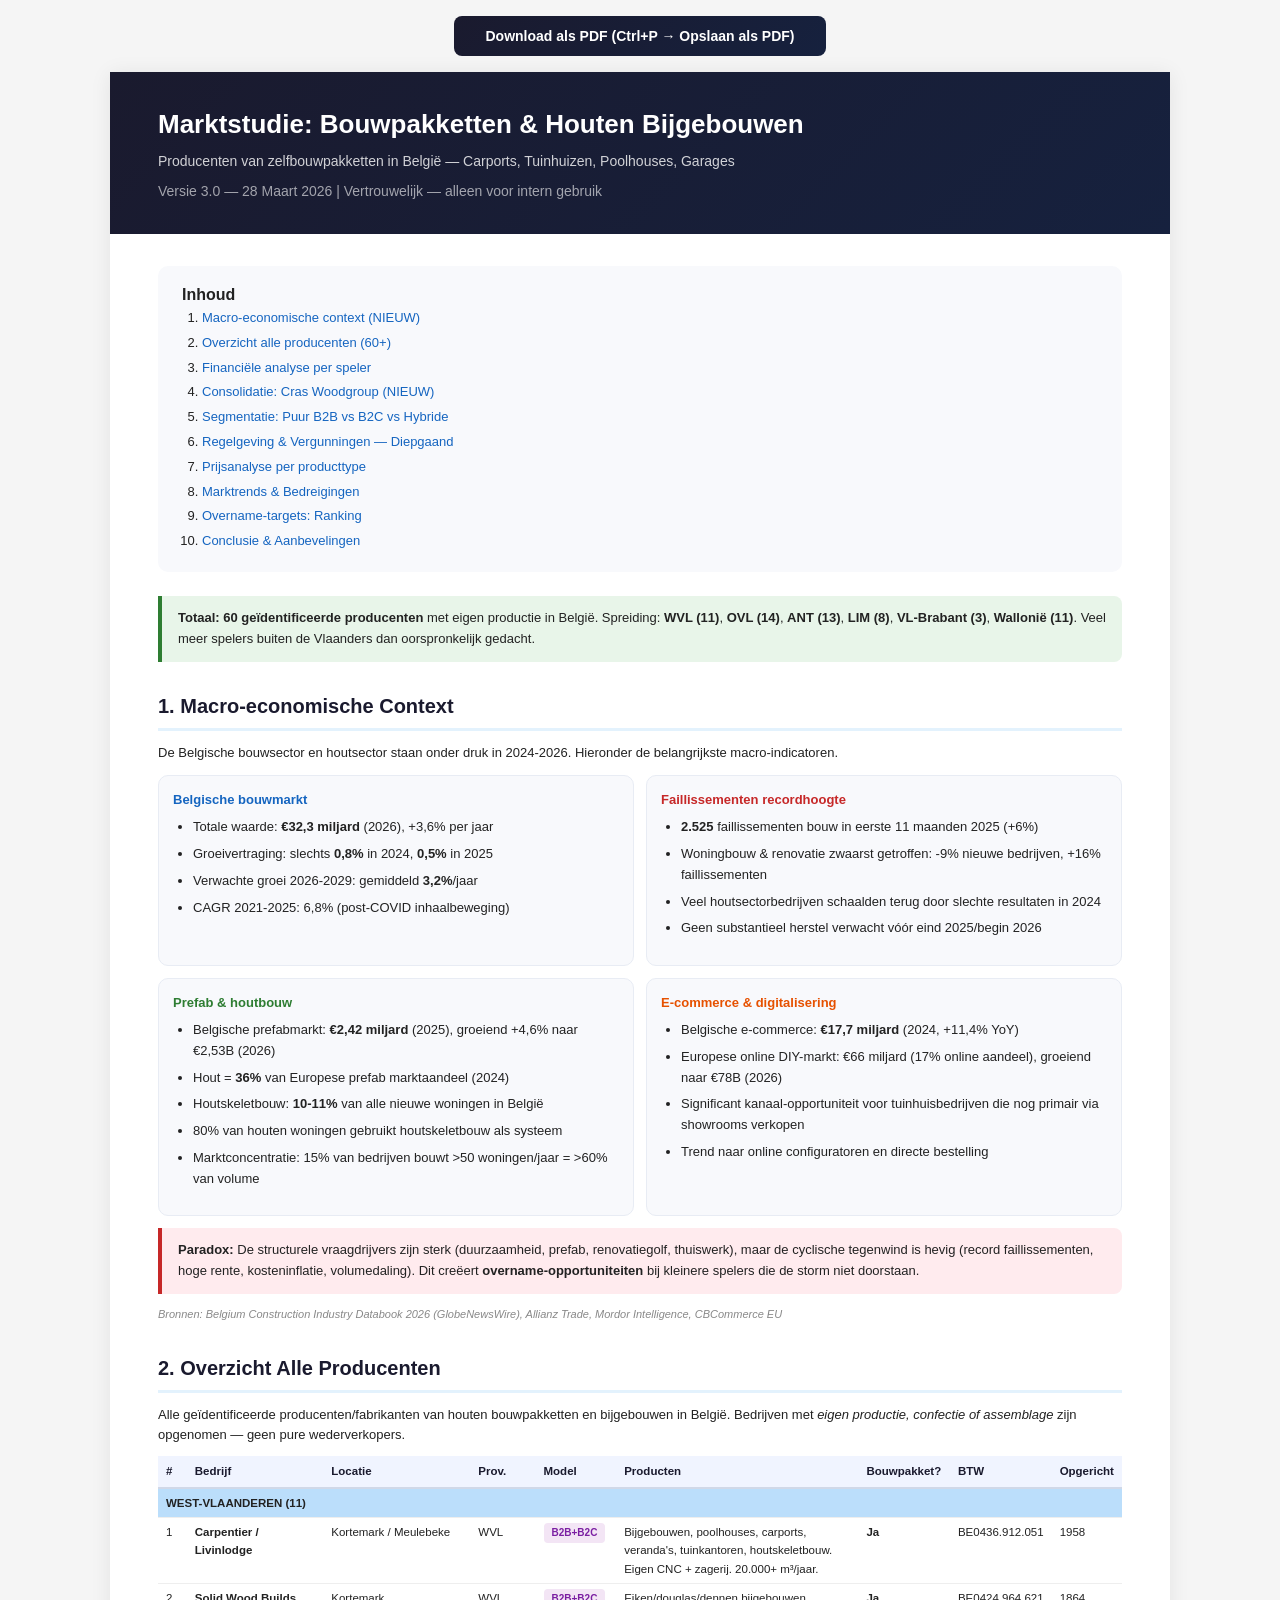
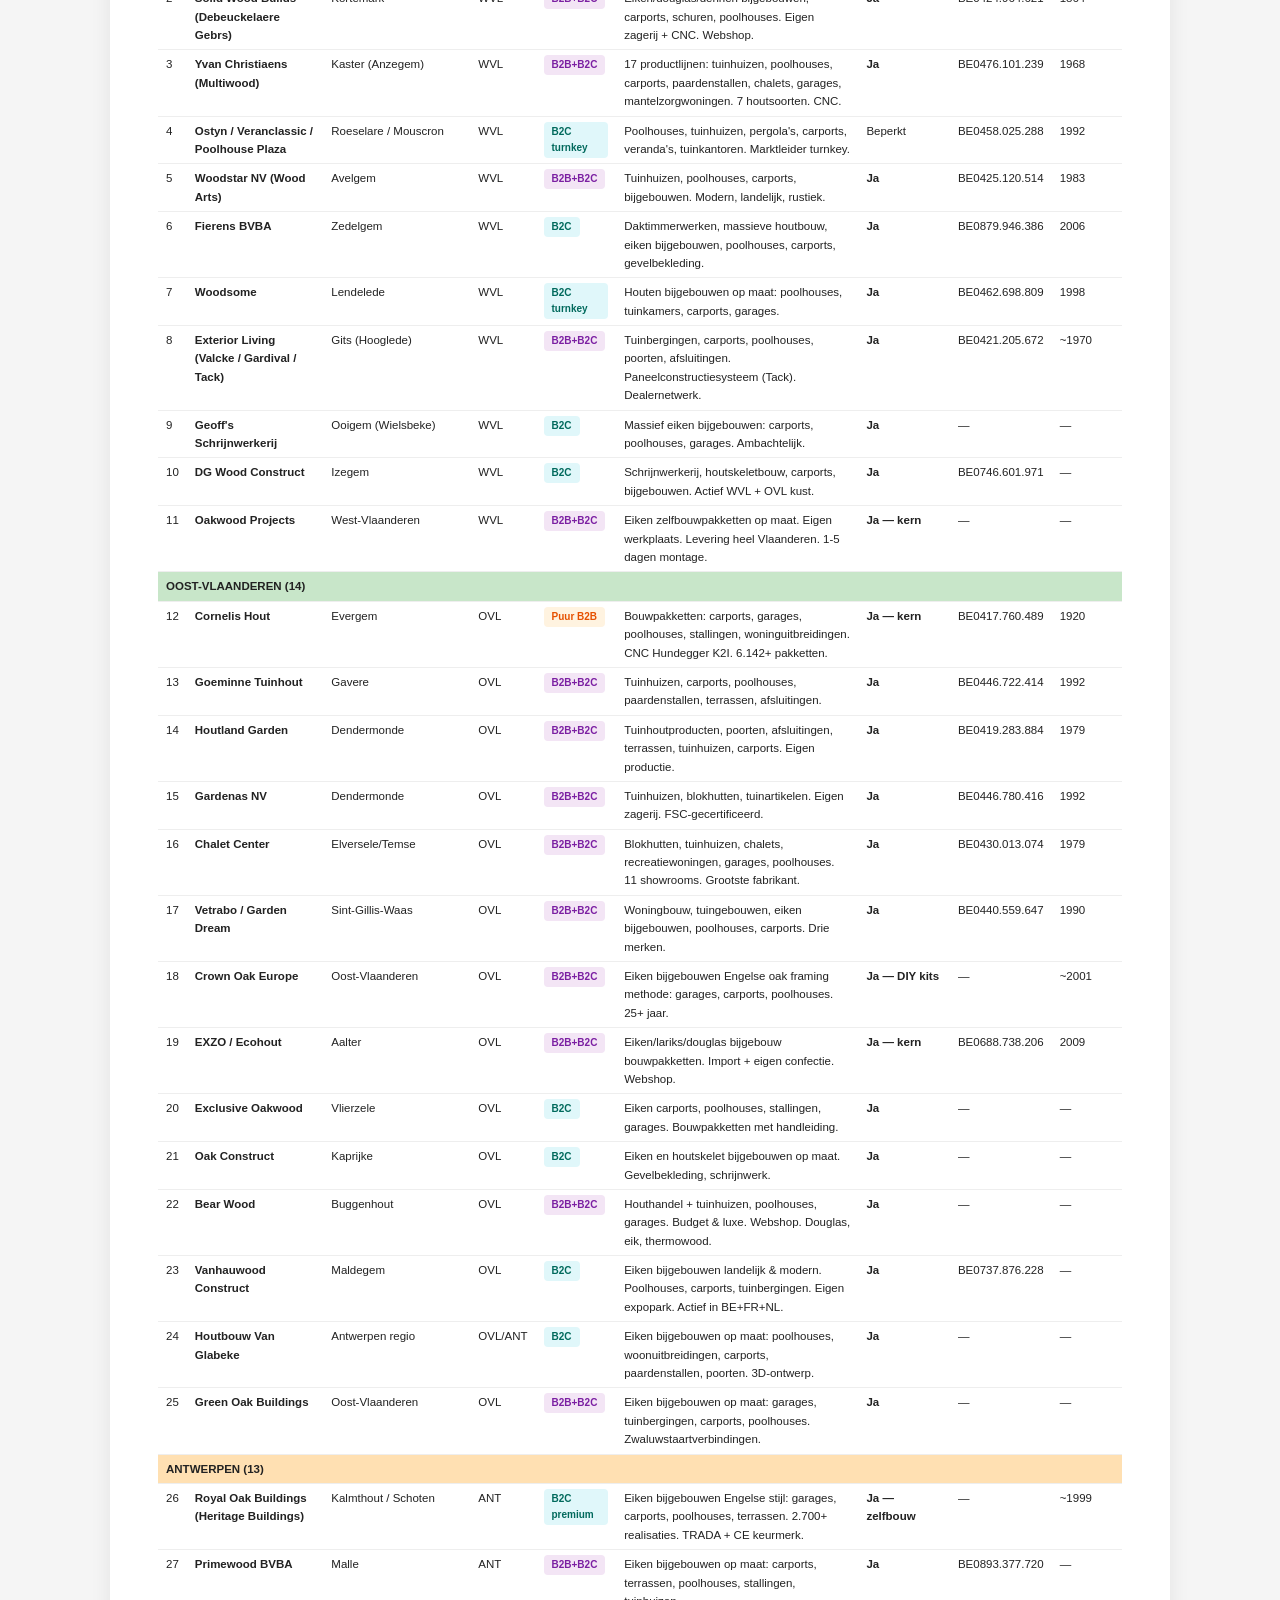
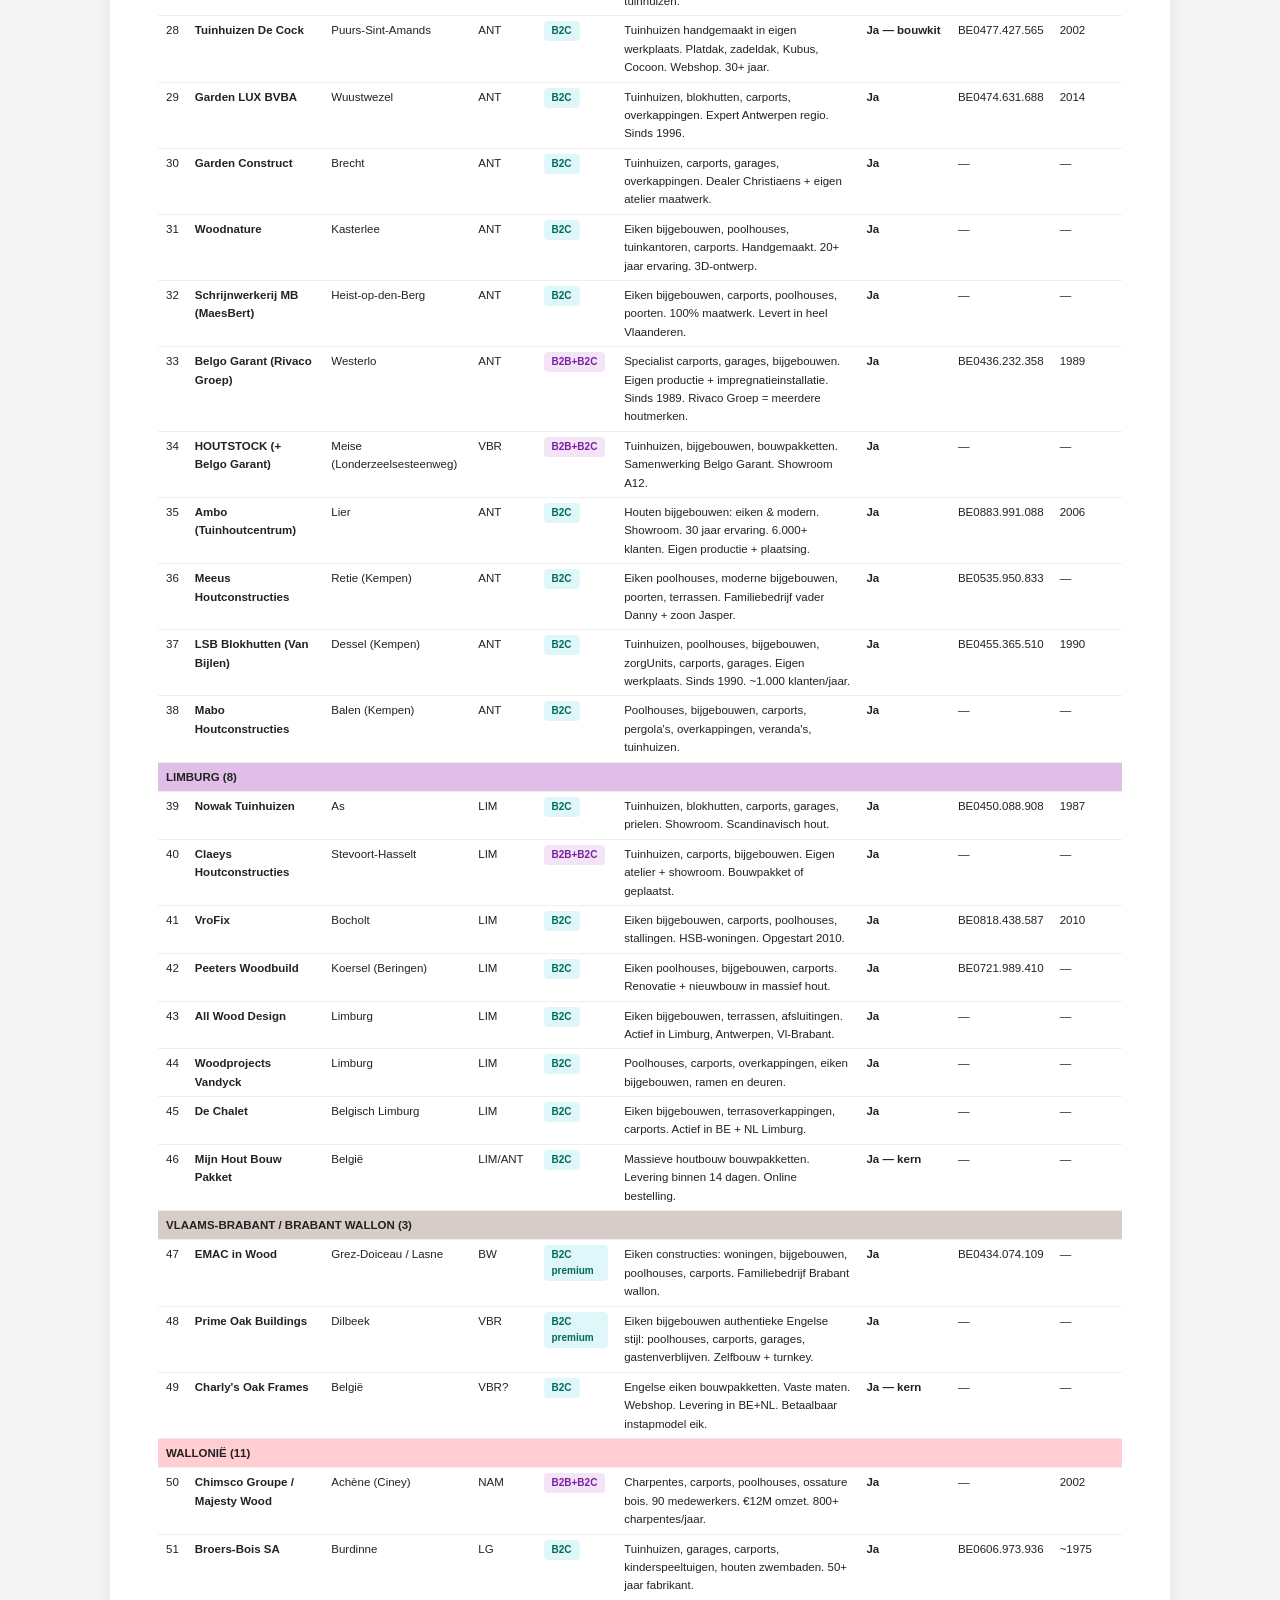
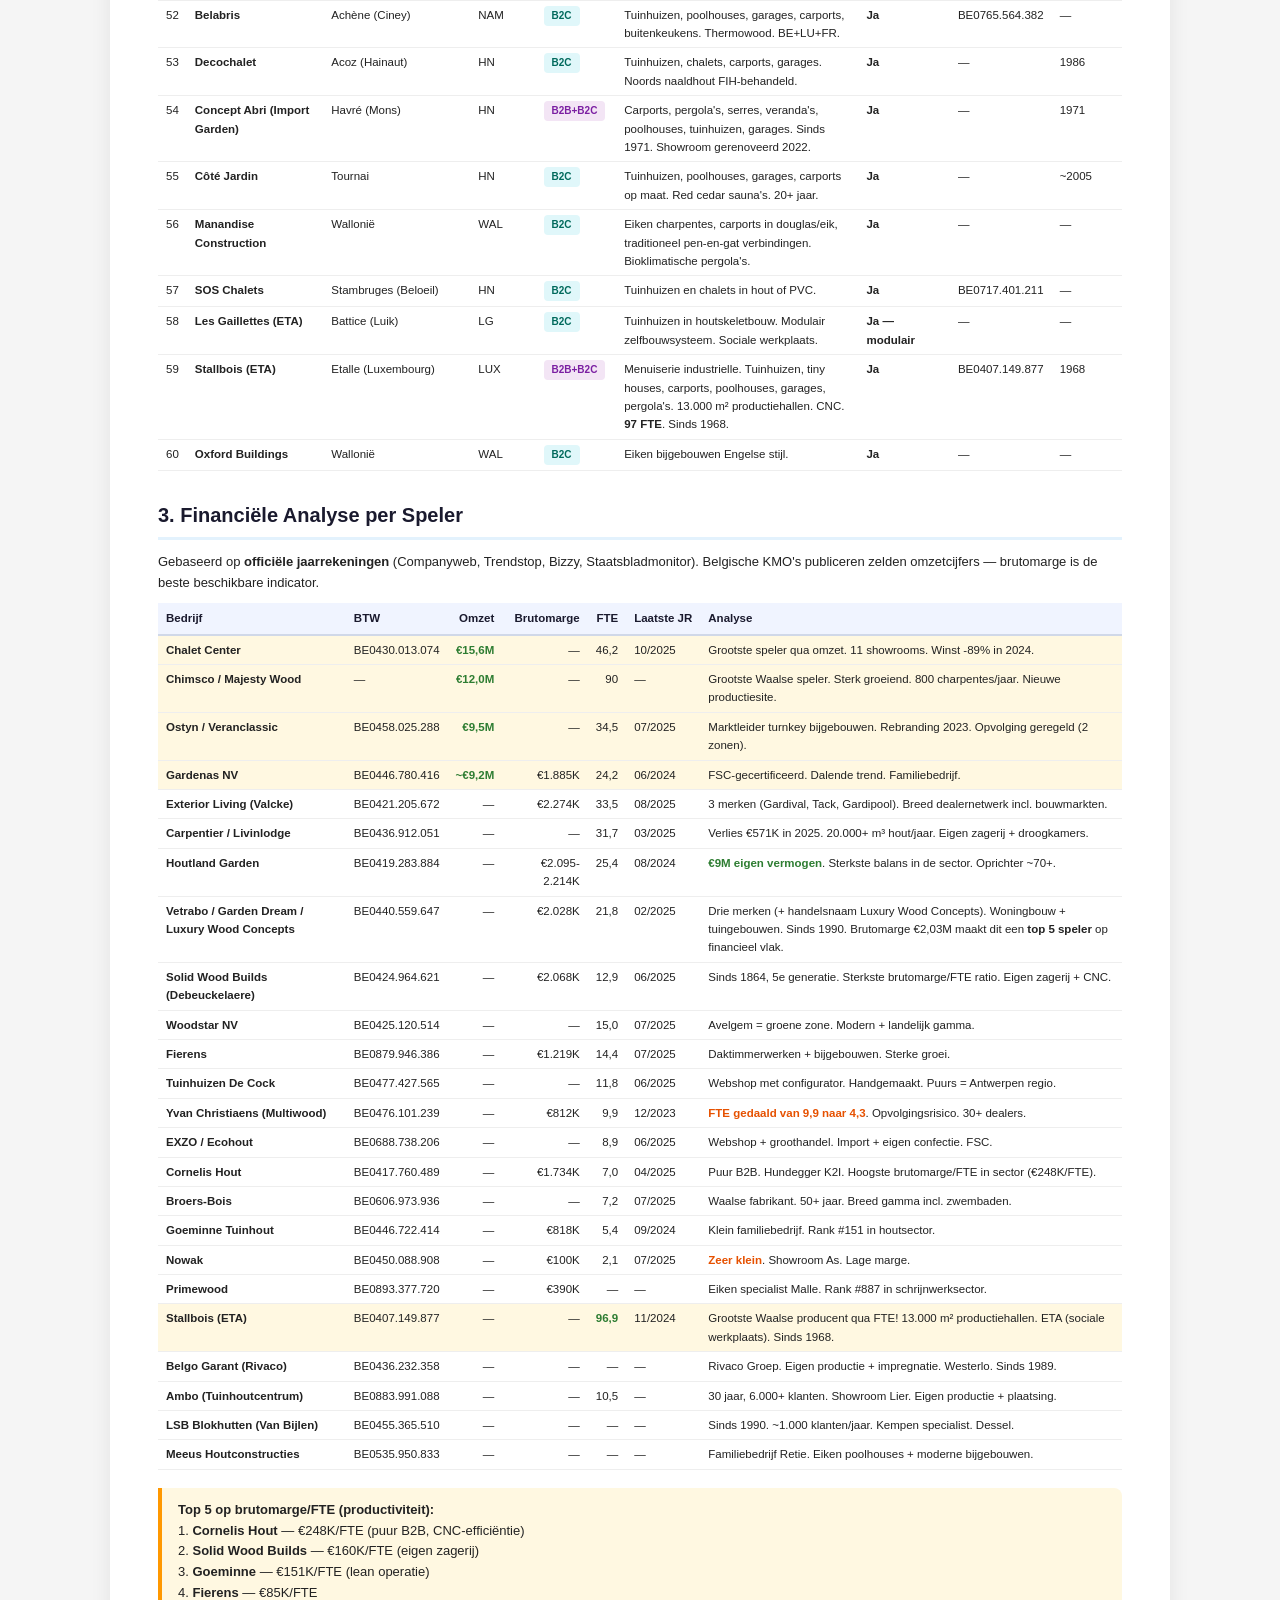
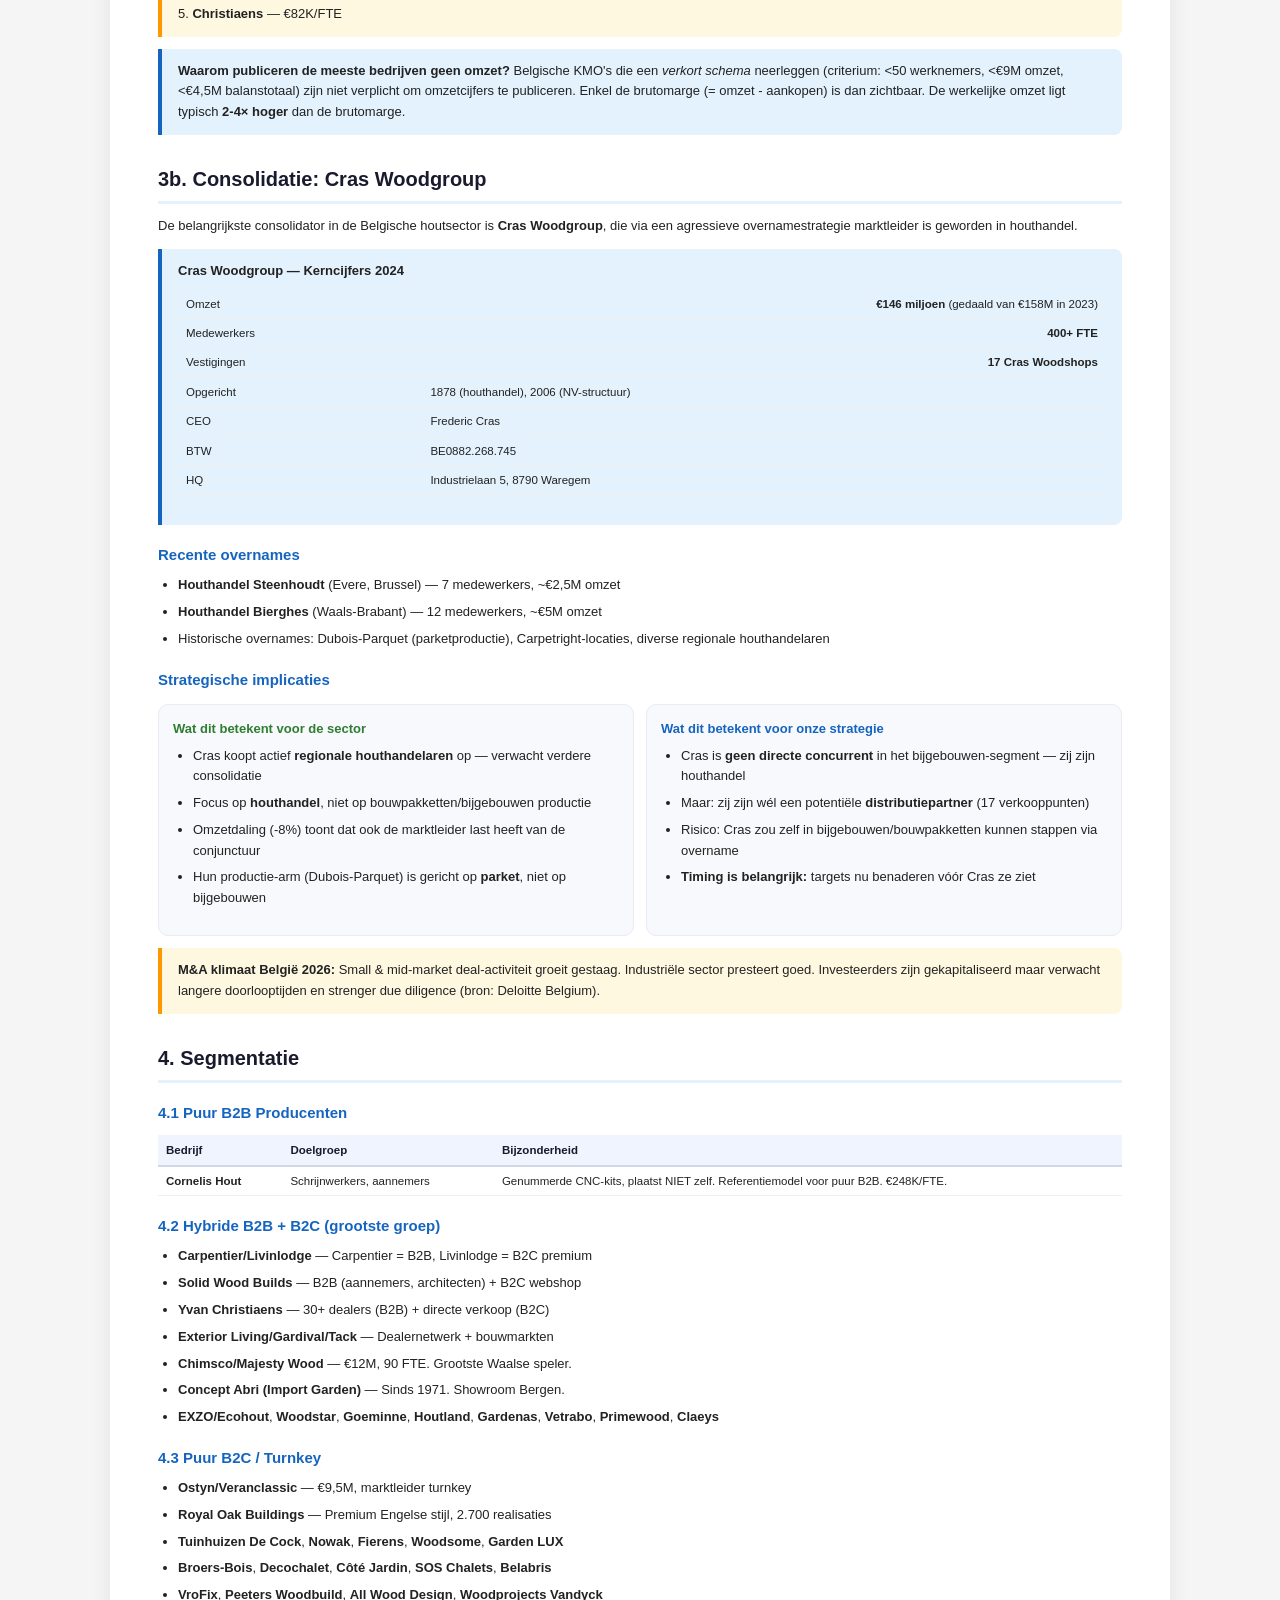
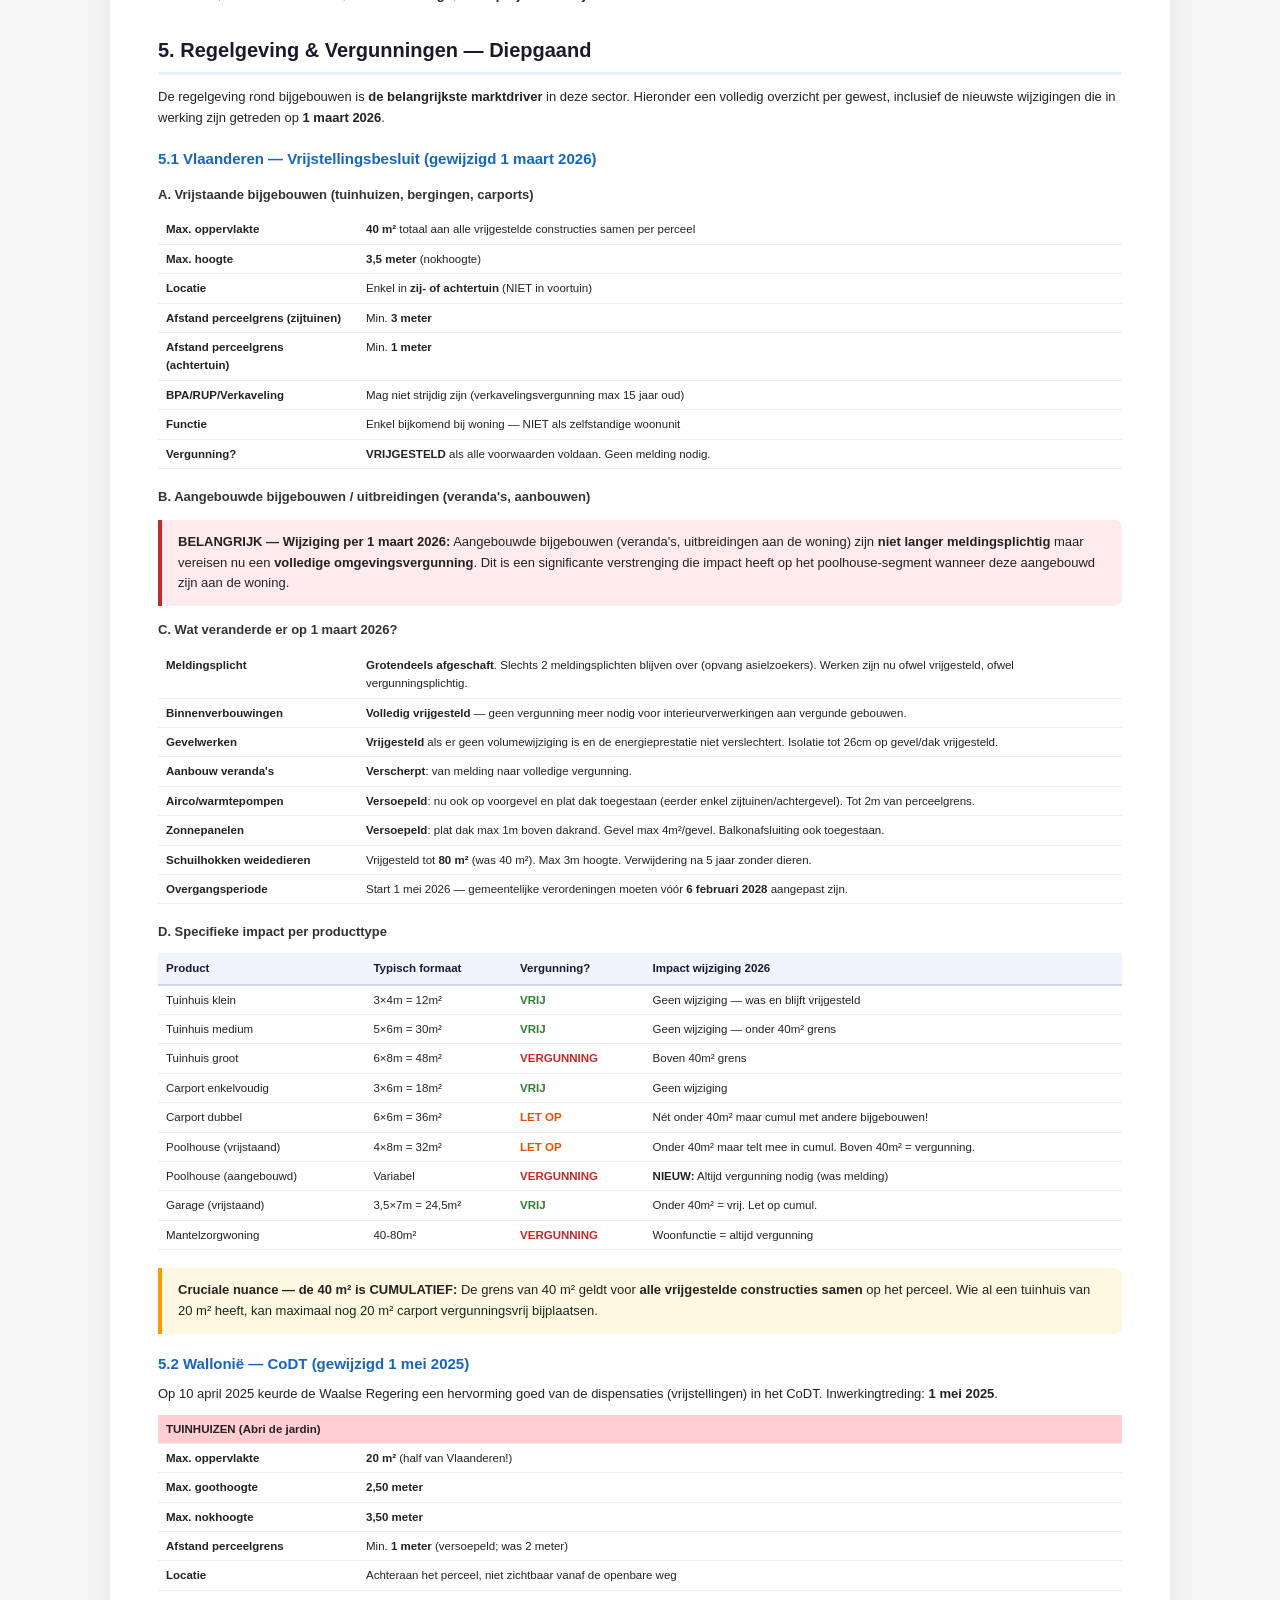
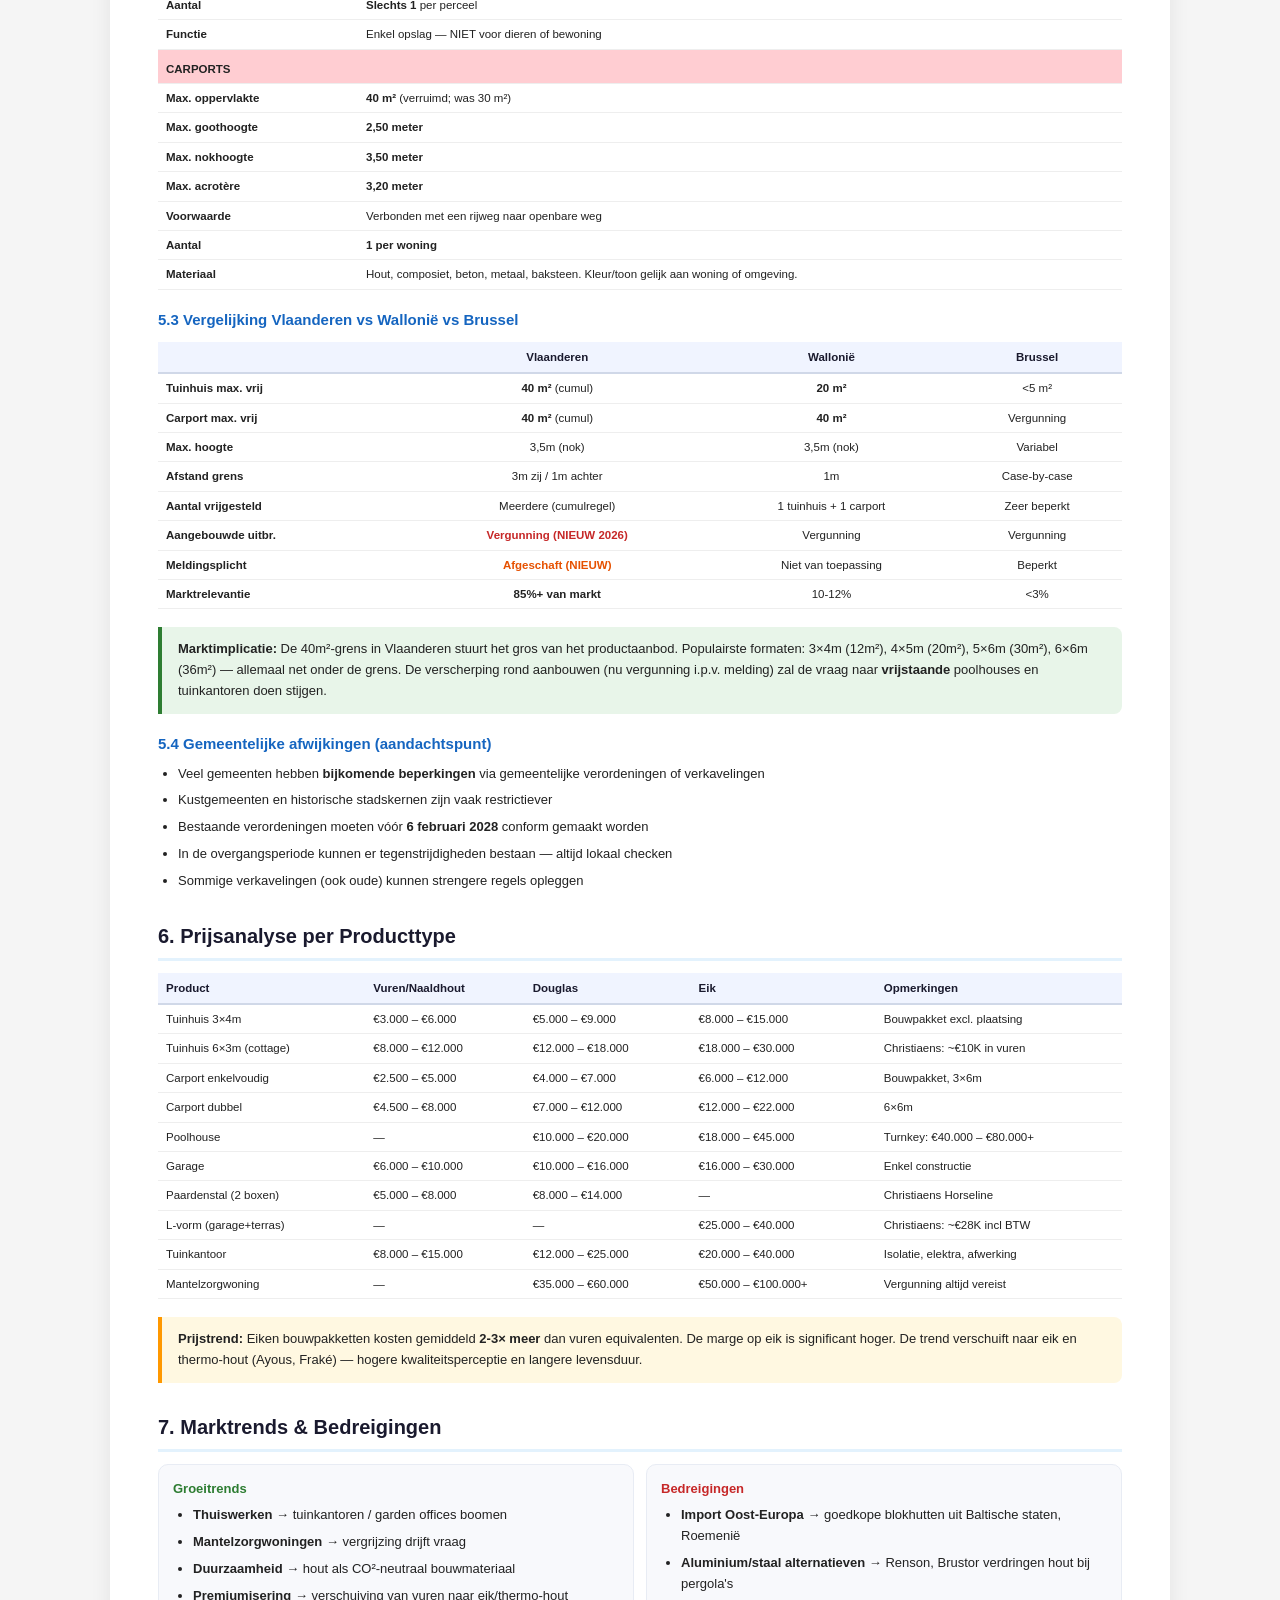
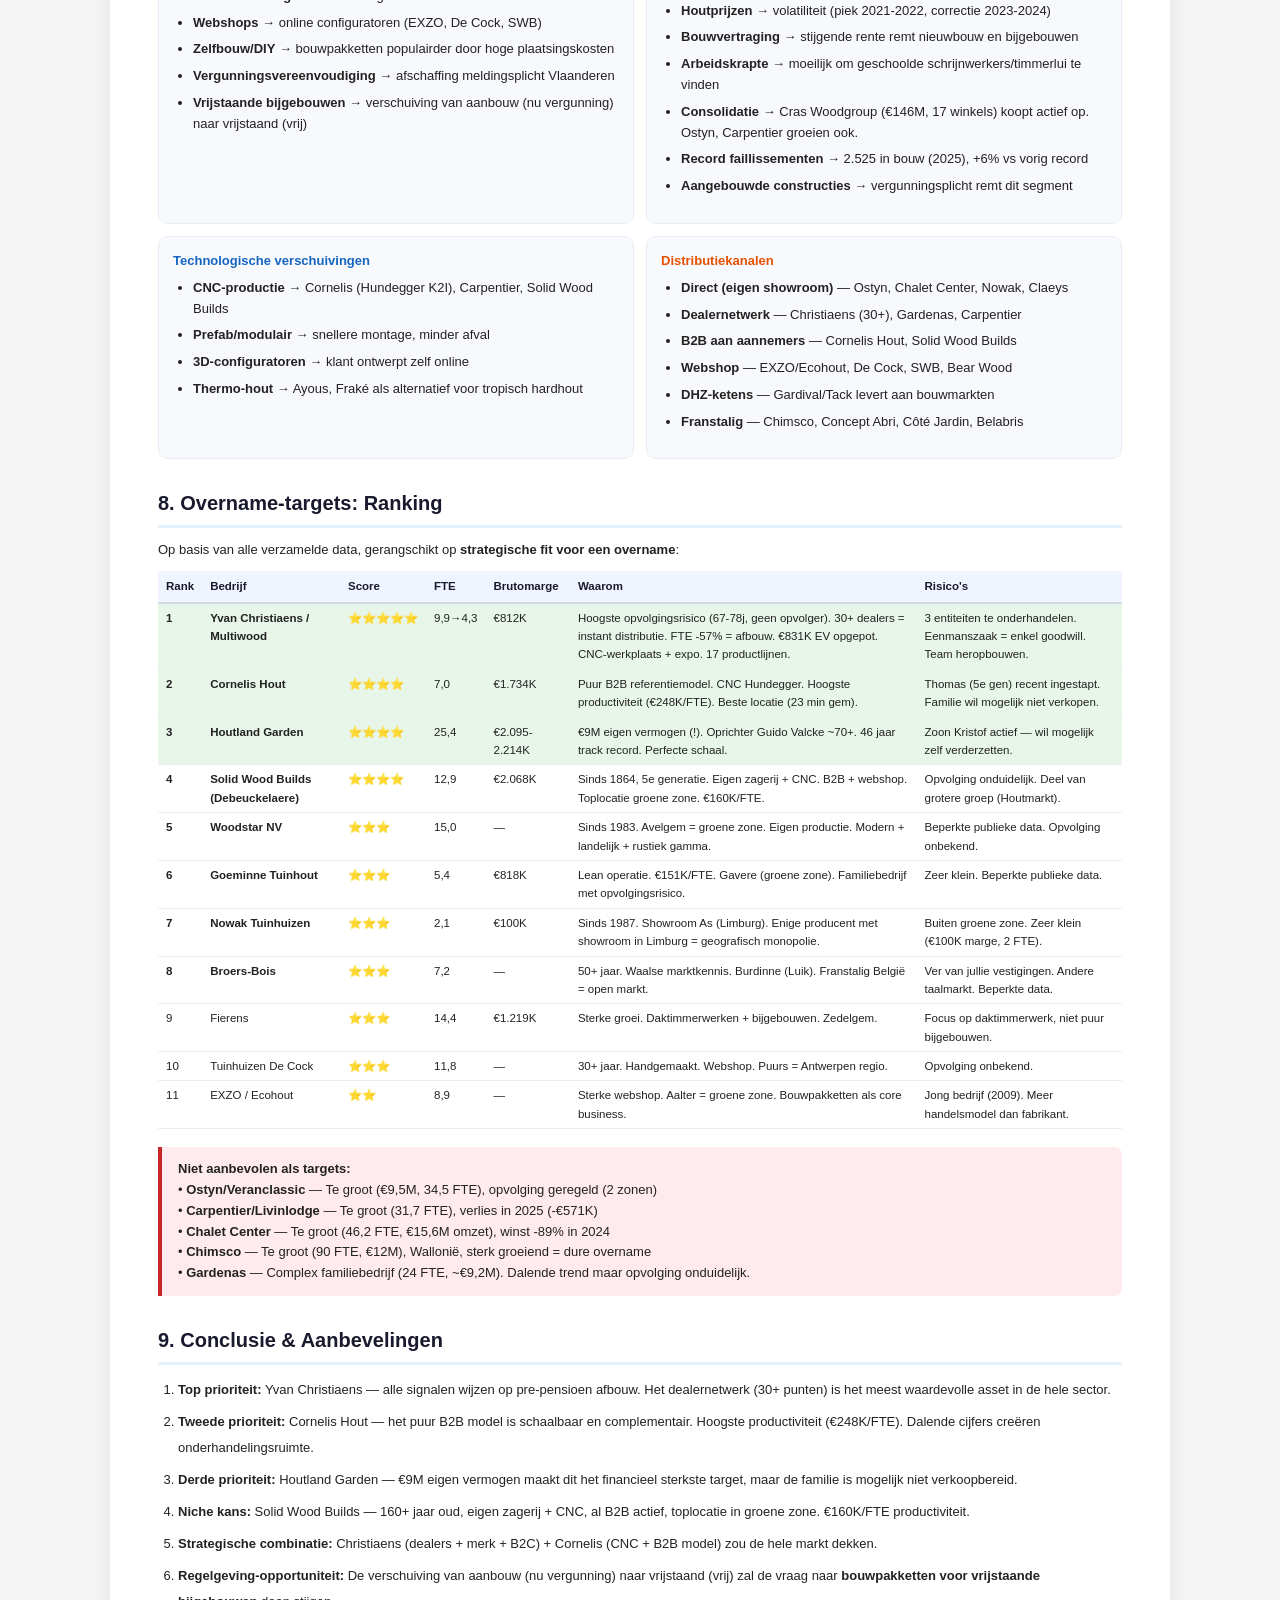
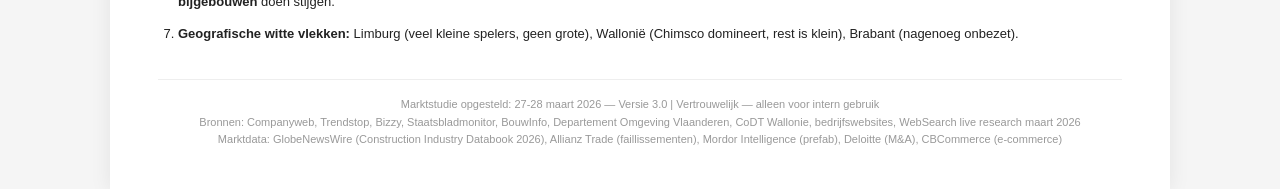
<file: docs/marktstudie-bouwpakketten-belgie.html>
<!DOCTYPE html>
<html lang="nl">
<head>
<meta charset="UTF-8">
<meta name="viewport" content="width=device-width, initial-scale=1.0">
<title>Marktstudie — Bouwpakketten & Houten Bijgebouwen België</title>
<style>
  @media print { body { font-size: 10pt; } .no-print { display: none !important; } .page-break { page-break-before: always; } table { page-break-inside: avoid; } }
  * { box-sizing: border-box; margin: 0; padding: 0; }
  body { font-family: 'Segoe UI', Arial, sans-serif; color: #222; background: #f5f5f5; line-height: 1.6; }
  .container { max-width: 1060px; margin: 0 auto; background: #fff; padding: 40px 48px; box-shadow: 0 2px 20px rgba(0,0,0,0.08); }
  .header-bar { background: linear-gradient(135deg, #1a1a2e, #16213e); color: #fff; padding: 32px 48px; margin: -40px -48px 32px; }
  .header-bar h1 { font-size: 26px; margin-bottom: 4px; }
  .header-bar .subtitle { font-size: 14px; opacity: 0.8; }
  h2 { font-size: 20px; color: #1a1a2e; margin: 28px 0 12px; padding-bottom: 6px; border-bottom: 3px solid #E3F2FD; }
  h3 { font-size: 15px; color: #1565C0; margin: 18px 0 8px; }
  h4 { font-size: 13px; color: #333; margin: 14px 0 6px; }
  p, li { font-size: 13px; margin-bottom: 6px; }
  ul { margin: 6px 0 12px 20px; }
  table { width: 100%; border-collapse: collapse; margin: 10px 0 18px; font-size: 11.5px; }
  th { background: #f0f4ff; text-align: left; padding: 6px 8px; font-weight: 700; color: #1a1a2e; border-bottom: 2px solid #d0d8e8; white-space: nowrap; }
  td { padding: 5px 8px; border-bottom: 1px solid #eee; vertical-align: top; }
  tr:hover { background: #fafbff; }
  .num { text-align: right; font-variant-numeric: tabular-nums; }
  .highlight { background: #FFF8E1; padding: 12px 16px; border-left: 4px solid #FF9800; border-radius: 0 8px 8px 0; margin: 12px 0; font-size: 13px; }
  .key-insight { background: #E8F5E9; padding: 12px 16px; border-left: 4px solid #2E7D32; border-radius: 0 8px 8px 0; margin: 12px 0; font-size: 13px; }
  .warning { background: #FFEBEE; padding: 12px 16px; border-left: 4px solid #c62828; border-radius: 0 8px 8px 0; margin: 12px 0; font-size: 13px; }
  .info { background: #E3F2FD; padding: 12px 16px; border-left: 4px solid #1565C0; border-radius: 0 8px 8px 0; margin: 12px 0; font-size: 13px; }
  .badge { display: inline-block; font-size: 10px; font-weight: 700; padding: 2px 8px; border-radius: 4px; }
  .b2b { background: #FFF3E0; color: #E65100; }
  .b2c { background: #E0F7FA; color: #00695C; }
  .both { background: #F3E5F5; color: #7B1FA2; }
  .card-grid { display: grid; grid-template-columns: 1fr 1fr; gap: 12px; margin: 12px 0; }
  .card-grid-3 { display: grid; grid-template-columns: 1fr 1fr 1fr; gap: 12px; margin: 12px 0; }
  .card { background: #f8f9fc; border: 1px solid #e8ecf4; border-radius: 10px; padding: 14px; }
  .card h4 { margin-top: 0; color: #1565C0; }
  .download-bar { text-align: center; padding: 16px; }
  .download-bar button { background: linear-gradient(135deg, #1a1a2e, #16213e); color: #fff; border: none; padding: 12px 32px; border-radius: 8px; font-size: 14px; font-weight: 600; cursor: pointer; }
  .footer { text-align: center; font-size: 11px; color: #999; margin-top: 32px; padding-top: 16px; border-top: 1px solid #eee; }
  .toc { background: #f8f9fc; padding: 16px 24px; border-radius: 10px; margin-bottom: 24px; }
  .toc a { color: #1565C0; text-decoration: none; font-size: 13px; }
  .toc a:hover { text-decoration: underline; }
  .toc ol { margin-left: 20px; }
  .toc li { margin-bottom: 4px; }
  .map-container { text-align: center; margin: 16px 0; }
  .map-container svg { max-width: 100%; }
  .fin-good { color: #2E7D32; font-weight: 600; }
  .fin-warn { color: #E65100; font-weight: 600; }
  .fin-bad { color: #c62828; font-weight: 600; }
  .regel-tabel td:first-child { font-weight: 600; width: 200px; }
  .compare-table th { text-align: center; }
  .compare-table td { text-align: center; }
  .compare-table td:first-child { text-align: left; font-weight: 600; }
</style>
</head>
<body>

<div class="download-bar no-print">
  <button onclick="window.print()">Download als PDF (Ctrl+P &rarr; Opslaan als PDF)</button>
</div>

<div class="container">
  <div class="header-bar">
    <h1>Marktstudie: Bouwpakketten & Houten Bijgebouwen</h1>
    <div class="subtitle">Producenten van zelfbouwpakketten in Belgi&euml; &mdash; Carports, Tuinhuizen, Poolhouses, Garages</div>
    <div class="subtitle" style="margin-top:8px;opacity:0.6">Versie 3.0 &mdash; 28 Maart 2026 | Vertrouwelijk &mdash; alleen voor intern gebruik</div>
  </div>

  <div class="toc">
    <strong>Inhoud</strong>
    <ol>
      <li><a href="#macro">Macro-economische context (NIEUW)</a></li>
      <li><a href="#spelers">Overzicht alle producenten (60+)</a></li>
      <li><a href="#financieel">Financi&euml;le analyse per speler</a></li>
      <li><a href="#consolidatie">Consolidatie: Cras Woodgroup (NIEUW)</a></li>
      <li><a href="#segmentatie">Segmentatie: Puur B2B vs B2C vs Hybride</a></li>
      <li><a href="#regelgeving">Regelgeving & Vergunningen &mdash; Diepgaand</a></li>
      <li><a href="#prijs">Prijsanalyse per producttype</a></li>
      <li><a href="#trends">Marktrends & Bedreigingen</a></li>
      <li><a href="#targets">Overname-targets: Ranking</a></li>
      <li><a href="#conclusie">Conclusie & Aanbevelingen</a></li>
    </ol>
  </div>

  <div class="key-insight">
    <strong>Totaal: 60 ge&iuml;dentificeerde producenten</strong> met eigen productie in Belgi&euml;. Spreiding: <strong>WVL (11)</strong>, <strong>OVL (14)</strong>, <strong>ANT (13)</strong>, <strong>LIM (8)</strong>, <strong>VL-Brabant (3)</strong>, <strong>Walloni&euml; (11)</strong>. Veel meer spelers buiten de Vlaanders dan oorspronkelijk gedacht.
  </div>

  <!-- ════════════════════════════════════════════════ -->
  <h2 id="macro" class="page-break">1. Macro-economische Context</h2>

  <p>De Belgische bouwsector en houtsector staan onder druk in 2024-2026. Hieronder de belangrijkste macro-indicatoren.</p>

  <div class="card-grid">
    <div class="card">
      <h4 style="color:#1565C0">Belgische bouwmarkt</h4>
      <ul>
        <li>Totale waarde: <strong>&euro;32,3 miljard</strong> (2026), +3,6% per jaar</li>
        <li>Groeivertraging: slechts <strong>0,8%</strong> in 2024, <strong>0,5%</strong> in 2025</li>
        <li>Verwachte groei 2026-2029: gemiddeld <strong>3,2%</strong>/jaar</li>
        <li>CAGR 2021-2025: 6,8% (post-COVID inhaalbeweging)</li>
      </ul>
    </div>
    <div class="card">
      <h4 style="color:#c62828">Faillissementen recordhoogte</h4>
      <ul>
        <li><strong>2.525</strong> faillissementen bouw in eerste 11 maanden 2025 (+6%)</li>
        <li>Woningbouw &amp; renovatie zwaarst getroffen: -9% nieuwe bedrijven, +16% faillissementen</li>
        <li>Veel houtsectorbedrijven schaalden terug door slechte resultaten in 2024</li>
        <li>Geen substantieel herstel verwacht v&oacute;&oacute;r eind 2025/begin 2026</li>
      </ul>
    </div>
    <div class="card">
      <h4 style="color:#2E7D32">Prefab &amp; houtbouw</h4>
      <ul>
        <li>Belgische prefabmarkt: <strong>&euro;2,42 miljard</strong> (2025), groeiend +4,6% naar &euro;2,53B (2026)</li>
        <li>Hout = <strong>36%</strong> van Europese prefab marktaandeel (2024)</li>
        <li>Houtskeletbouw: <strong>10-11%</strong> van alle nieuwe woningen in Belgi&euml;</li>
        <li>80% van houten woningen gebruikt houtskeletbouw als systeem</li>
        <li>Marktconcentratie: 15% van bedrijven bouwt &gt;50 woningen/jaar = &gt;60% van volume</li>
      </ul>
    </div>
    <div class="card">
      <h4 style="color:#E65100">E-commerce &amp; digitalisering</h4>
      <ul>
        <li>Belgische e-commerce: <strong>&euro;17,7 miljard</strong> (2024, +11,4% YoY)</li>
        <li>Europese online DIY-markt: &euro;66 miljard (17% online aandeel), groeiend naar &euro;78B (2026)</li>
        <li>Significant kanaal-opportuniteit voor tuinhuisbedrijven die nog primair via showrooms verkopen</li>
        <li>Trend naar online configuratoren en directe bestelling</li>
      </ul>
    </div>
  </div>

  <div class="warning">
    <strong>Paradox:</strong> De structurele vraagdrijvers zijn sterk (duurzaamheid, prefab, renovatiegolf, thuiswerk), maar de cyclische tegenwind is hevig (record faillissementen, hoge rente, kosteninflatie, volumedaling). Dit cre&euml;ert <strong>overname-opportuniteiten</strong> bij kleinere spelers die de storm niet doorstaan.
  </div>

  <p style="font-size:11px;color:#888"><em>Bronnen: Belgium Construction Industry Databook 2026 (GlobeNewsWire), Allianz Trade, Mordor Intelligence, CBCommerce EU</em></p>

  <!-- ════════════════════════════════════════════════ -->
  <h2 id="spelers" class="page-break">2. Overzicht Alle Producenten</h2>

  <p>Alle ge&iuml;dentificeerde producenten/fabrikanten van houten bouwpakketten en bijgebouwen in Belgi&euml;. Bedrijven met <em>eigen productie, confectie of assemblage</em> zijn opgenomen &mdash; geen pure wederverkopers.</p>

  <table>
    <thead>
      <tr>
        <th>#</th><th>Bedrijf</th><th>Locatie</th><th>Prov.</th><th>Model</th><th>Producten</th><th>Bouwpakket?</th><th>BTW</th><th>Opgericht</th>
      </tr>
    </thead>
    <tbody>
      <!-- WEST-VLAANDEREN -->
      <tr style="background:#BBDEFB"><td colspan="9"><strong>WEST-VLAANDEREN (11)</strong></td></tr>
      <tr><td>1</td><td><strong>Carpentier / Livinlodge</strong></td><td>Kortemark / Meulebeke</td><td>WVL</td><td><span class="badge both">B2B+B2C</span></td><td>Bijgebouwen, poolhouses, carports, veranda's, tuinkantoren, houtskeletbouw. Eigen CNC + zagerij. 20.000+ m&sup3;/jaar.</td><td><strong>Ja</strong></td><td>BE0436.912.051</td><td>1958</td></tr>
      <tr><td>2</td><td><strong>Solid Wood Builds (Debeuckelaere Gebrs)</strong></td><td>Kortemark</td><td>WVL</td><td><span class="badge both">B2B+B2C</span></td><td>Eiken/douglas/dennen bijgebouwen, carports, schuren, poolhouses. Eigen zagerij + CNC. Webshop.</td><td><strong>Ja</strong></td><td>BE0424.964.621</td><td>1864</td></tr>
      <tr><td>3</td><td><strong>Yvan Christiaens (Multiwood)</strong></td><td>Kaster (Anzegem)</td><td>WVL</td><td><span class="badge both">B2B+B2C</span></td><td>17 productlijnen: tuinhuizen, poolhouses, carports, paardenstallen, chalets, garages, mantelzorgwoningen. 7 houtsoorten. CNC.</td><td><strong>Ja</strong></td><td>BE0476.101.239</td><td>1968</td></tr>
      <tr><td>4</td><td><strong>Ostyn / Veranclassic / Poolhouse Plaza</strong></td><td>Roeselare / Mouscron</td><td>WVL</td><td><span class="badge b2c">B2C turnkey</span></td><td>Poolhouses, tuinhuizen, pergola's, carports, veranda's, tuinkantoren. Marktleider turnkey.</td><td>Beperkt</td><td>BE0458.025.288</td><td>1992</td></tr>
      <tr><td>5</td><td><strong>Woodstar NV (Wood Arts)</strong></td><td>Avelgem</td><td>WVL</td><td><span class="badge both">B2B+B2C</span></td><td>Tuinhuizen, poolhouses, carports, bijgebouwen. Modern, landelijk, rustiek.</td><td><strong>Ja</strong></td><td>BE0425.120.514</td><td>1983</td></tr>
      <tr><td>6</td><td><strong>Fierens BVBA</strong></td><td>Zedelgem</td><td>WVL</td><td><span class="badge b2c">B2C</span></td><td>Daktimmerwerken, massieve houtbouw, eiken bijgebouwen, poolhouses, carports, gevelbekleding.</td><td><strong>Ja</strong></td><td>BE0879.946.386</td><td>2006</td></tr>
      <tr><td>7</td><td><strong>Woodsome</strong></td><td>Lendelede</td><td>WVL</td><td><span class="badge b2c">B2C turnkey</span></td><td>Houten bijgebouwen op maat: poolhouses, tuinkamers, carports, garages.</td><td><strong>Ja</strong></td><td>BE0462.698.809</td><td>1998</td></tr>
      <tr><td>8</td><td><strong>Exterior Living (Valcke / Gardival / Tack)</strong></td><td>Gits (Hooglede)</td><td>WVL</td><td><span class="badge both">B2B+B2C</span></td><td>Tuinbergingen, carports, poolhouses, poorten, afsluitingen. Paneelconstructiesysteem (Tack). Dealernetwerk.</td><td><strong>Ja</strong></td><td>BE0421.205.672</td><td>~1970</td></tr>
      <tr><td>9</td><td><strong>Geoff's Schrijnwerkerij</strong></td><td>Ooigem (Wielsbeke)</td><td>WVL</td><td><span class="badge b2c">B2C</span></td><td>Massief eiken bijgebouwen: carports, poolhouses, garages. Ambachtelijk.</td><td><strong>Ja</strong></td><td>&mdash;</td><td>&mdash;</td></tr>
      <tr><td>10</td><td><strong>DG Wood Construct</strong></td><td>Izegem</td><td>WVL</td><td><span class="badge b2c">B2C</span></td><td>Schrijnwerkerij, houtskeletbouw, carports, bijgebouwen. Actief WVL + OVL kust.</td><td><strong>Ja</strong></td><td>BE0746.601.971</td><td>&mdash;</td></tr>
      <tr><td>11</td><td><strong>Oakwood Projects</strong></td><td>West-Vlaanderen</td><td>WVL</td><td><span class="badge both">B2B+B2C</span></td><td>Eiken zelfbouwpakketten op maat. Eigen werkplaats. Levering heel Vlaanderen. 1-5 dagen montage.</td><td><strong>Ja &mdash; kern</strong></td><td>&mdash;</td><td>&mdash;</td></tr>

      <!-- OOST-VLAANDEREN -->
      <tr style="background:#C8E6C9"><td colspan="9"><strong>OOST-VLAANDEREN (14)</strong></td></tr>
      <tr><td>12</td><td><strong>Cornelis Hout</strong></td><td>Evergem</td><td>OVL</td><td><span class="badge b2b">Puur B2B</span></td><td>Bouwpakketten: carports, garages, poolhouses, stallingen, woninguitbreidingen. CNC Hundegger K2I. 6.142+ pakketten.</td><td><strong>Ja &mdash; kern</strong></td><td>BE0417.760.489</td><td>1920</td></tr>
      <tr><td>13</td><td><strong>Goeminne Tuinhout</strong></td><td>Gavere</td><td>OVL</td><td><span class="badge both">B2B+B2C</span></td><td>Tuinhuizen, carports, poolhouses, paardenstallen, terrassen, afsluitingen.</td><td><strong>Ja</strong></td><td>BE0446.722.414</td><td>1992</td></tr>
      <tr><td>14</td><td><strong>Houtland Garden</strong></td><td>Dendermonde</td><td>OVL</td><td><span class="badge both">B2B+B2C</span></td><td>Tuinhoutproducten, poorten, afsluitingen, terrassen, tuinhuizen, carports. Eigen productie.</td><td><strong>Ja</strong></td><td>BE0419.283.884</td><td>1979</td></tr>
      <tr><td>15</td><td><strong>Gardenas NV</strong></td><td>Dendermonde</td><td>OVL</td><td><span class="badge both">B2B+B2C</span></td><td>Tuinhuizen, blokhutten, tuinartikelen. Eigen zagerij. FSC-gecertificeerd.</td><td><strong>Ja</strong></td><td>BE0446.780.416</td><td>1992</td></tr>
      <tr><td>16</td><td><strong>Chalet Center</strong></td><td>Elversele/Temse</td><td>OVL</td><td><span class="badge both">B2B+B2C</span></td><td>Blokhutten, tuinhuizen, chalets, recreatiewoningen, garages, poolhouses. 11 showrooms. Grootste fabrikant.</td><td><strong>Ja</strong></td><td>BE0430.013.074</td><td>1979</td></tr>
      <tr><td>17</td><td><strong>Vetrabo / Garden Dream</strong></td><td>Sint-Gillis-Waas</td><td>OVL</td><td><span class="badge both">B2B+B2C</span></td><td>Woningbouw, tuingebouwen, eiken bijgebouwen, poolhouses, carports. Drie merken.</td><td><strong>Ja</strong></td><td>BE0440.559.647</td><td>1990</td></tr>
      <tr><td>18</td><td><strong>Crown Oak Europe</strong></td><td>Oost-Vlaanderen</td><td>OVL</td><td><span class="badge both">B2B+B2C</span></td><td>Eiken bijgebouwen Engelse oak framing methode: garages, carports, poolhouses. 25+ jaar.</td><td><strong>Ja &mdash; DIY kits</strong></td><td>&mdash;</td><td>~2001</td></tr>
      <tr><td>19</td><td><strong>EXZO / Ecohout</strong></td><td>Aalter</td><td>OVL</td><td><span class="badge both">B2B+B2C</span></td><td>Eiken/lariks/douglas bijgebouw bouwpakketten. Import + eigen confectie. Webshop.</td><td><strong>Ja &mdash; kern</strong></td><td>BE0688.738.206</td><td>2009</td></tr>
      <tr><td>20</td><td><strong>Exclusive Oakwood</strong></td><td>Vlierzele</td><td>OVL</td><td><span class="badge b2c">B2C</span></td><td>Eiken carports, poolhouses, stallingen, garages. Bouwpakketten met handleiding.</td><td><strong>Ja</strong></td><td>&mdash;</td><td>&mdash;</td></tr>
      <tr><td>21</td><td><strong>Oak Construct</strong></td><td>Kaprijke</td><td>OVL</td><td><span class="badge b2c">B2C</span></td><td>Eiken en houtskelet bijgebouwen op maat. Gevelbekleding, schrijnwerk.</td><td><strong>Ja</strong></td><td>&mdash;</td><td>&mdash;</td></tr>
      <tr><td>22</td><td><strong>Bear Wood</strong></td><td>Buggenhout</td><td>OVL</td><td><span class="badge both">B2B+B2C</span></td><td>Houthandel + tuinhuizen, poolhouses, garages. Budget &amp; luxe. Webshop. Douglas, eik, thermowood.</td><td><strong>Ja</strong></td><td>&mdash;</td><td>&mdash;</td></tr>
      <tr><td>23</td><td><strong>Vanhauwood Construct</strong></td><td>Maldegem</td><td>OVL</td><td><span class="badge b2c">B2C</span></td><td>Eiken bijgebouwen landelijk &amp; modern. Poolhouses, carports, tuinbergingen. Eigen expopark. Actief in BE+FR+NL.</td><td><strong>Ja</strong></td><td>BE0737.876.228</td><td>&mdash;</td></tr>
      <tr><td>24</td><td><strong>Houtbouw Van Glabeke</strong></td><td>Antwerpen regio</td><td>OVL/ANT</td><td><span class="badge b2c">B2C</span></td><td>Eiken bijgebouwen op maat: poolhouses, woonuitbreidingen, carports, paardenstallen, poorten. 3D-ontwerp.</td><td><strong>Ja</strong></td><td>&mdash;</td><td>&mdash;</td></tr>
      <tr><td>25</td><td><strong>Green Oak Buildings</strong></td><td>Oost-Vlaanderen</td><td>OVL</td><td><span class="badge both">B2B+B2C</span></td><td>Eiken bijgebouwen op maat: garages, tuinbergingen, carports, poolhouses. Zwaluwstaartverbindingen.</td><td><strong>Ja</strong></td><td>&mdash;</td><td>&mdash;</td></tr>

      <!-- ANTWERPEN -->
      <tr style="background:#FFE0B2"><td colspan="9"><strong>ANTWERPEN (13)</strong></td></tr>
      <tr><td>26</td><td><strong>Royal Oak Buildings (Heritage Buildings)</strong></td><td>Kalmthout / Schoten</td><td>ANT</td><td><span class="badge b2c">B2C premium</span></td><td>Eiken bijgebouwen Engelse stijl: garages, carports, poolhouses, terrassen. 2.700+ realisaties. TRADA + CE keurmerk.</td><td><strong>Ja &mdash; zelfbouw</strong></td><td>&mdash;</td><td>~1999</td></tr>
      <tr><td>27</td><td><strong>Primewood BVBA</strong></td><td>Malle</td><td>ANT</td><td><span class="badge both">B2B+B2C</span></td><td>Eiken bijgebouwen op maat: carports, terrassen, poolhouses, stallingen, tuinhuizen.</td><td><strong>Ja</strong></td><td>BE0893.377.720</td><td>&mdash;</td></tr>
      <tr><td>28</td><td><strong>Tuinhuizen De Cock</strong></td><td>Puurs-Sint-Amands</td><td>ANT</td><td><span class="badge b2c">B2C</span></td><td>Tuinhuizen handgemaakt in eigen werkplaats. Platdak, zadeldak, Kubus, Cocoon. Webshop. 30+ jaar.</td><td><strong>Ja &mdash; bouwkit</strong></td><td>BE0477.427.565</td><td>2002</td></tr>
      <tr><td>29</td><td><strong>Garden LUX BVBA</strong></td><td>Wuustwezel</td><td>ANT</td><td><span class="badge b2c">B2C</span></td><td>Tuinhuizen, blokhutten, carports, overkappingen. Expert Antwerpen regio. Sinds 1996.</td><td><strong>Ja</strong></td><td>BE0474.631.688</td><td>2014</td></tr>
      <tr><td>30</td><td><strong>Garden Construct</strong></td><td>Brecht</td><td>ANT</td><td><span class="badge b2c">B2C</span></td><td>Tuinhuizen, carports, garages, overkappingen. Dealer Christiaens + eigen atelier maatwerk.</td><td><strong>Ja</strong></td><td>&mdash;</td><td>&mdash;</td></tr>
      <tr><td>31</td><td><strong>Woodnature</strong></td><td>Kasterlee</td><td>ANT</td><td><span class="badge b2c">B2C</span></td><td>Eiken bijgebouwen, poolhouses, tuinkantoren, carports. Handgemaakt. 20+ jaar ervaring. 3D-ontwerp.</td><td><strong>Ja</strong></td><td>&mdash;</td><td>&mdash;</td></tr>
      <tr><td>32</td><td><strong>Schrijnwerkerij MB (MaesBert)</strong></td><td>Heist-op-den-Berg</td><td>ANT</td><td><span class="badge b2c">B2C</span></td><td>Eiken bijgebouwen, carports, poolhouses, poorten. 100% maatwerk. Levert in heel Vlaanderen.</td><td><strong>Ja</strong></td><td>&mdash;</td><td>&mdash;</td></tr>
      <tr><td>33</td><td><strong>Belgo Garant (Rivaco Groep)</strong></td><td>Westerlo</td><td>ANT</td><td><span class="badge both">B2B+B2C</span></td><td>Specialist carports, garages, bijgebouwen. Eigen productie + impregnatieinstallatie. Sinds 1989. Rivaco Groep = meerdere houtmerken.</td><td><strong>Ja</strong></td><td>BE0436.232.358</td><td>1989</td></tr>
      <tr><td>34</td><td><strong>HOUTSTOCK (+ Belgo Garant)</strong></td><td>Meise (Londerzeelsesteenweg)</td><td>VBR</td><td><span class="badge both">B2B+B2C</span></td><td>Tuinhuizen, bijgebouwen, bouwpakketten. Samenwerking Belgo Garant. Showroom A12.</td><td><strong>Ja</strong></td><td>&mdash;</td><td>&mdash;</td></tr>
      <tr><td>35</td><td><strong>Ambo (Tuinhoutcentrum)</strong></td><td>Lier</td><td>ANT</td><td><span class="badge b2c">B2C</span></td><td>Houten bijgebouwen: eiken &amp; modern. Showroom. 30 jaar ervaring. 6.000+ klanten. Eigen productie + plaatsing.</td><td><strong>Ja</strong></td><td>BE0883.991.088</td><td>2006</td></tr>
      <tr><td>36</td><td><strong>Meeus Houtconstructies</strong></td><td>Retie (Kempen)</td><td>ANT</td><td><span class="badge b2c">B2C</span></td><td>Eiken poolhouses, moderne bijgebouwen, poorten, terrassen. Familiebedrijf vader Danny + zoon Jasper.</td><td><strong>Ja</strong></td><td>BE0535.950.833</td><td>&mdash;</td></tr>
      <tr><td>37</td><td><strong>LSB Blokhutten (Van Bijlen)</strong></td><td>Dessel (Kempen)</td><td>ANT</td><td><span class="badge b2c">B2C</span></td><td>Tuinhuizen, poolhouses, bijgebouwen, zorgUnits, carports, garages. Eigen werkplaats. Sinds 1990. ~1.000 klanten/jaar.</td><td><strong>Ja</strong></td><td>BE0455.365.510</td><td>1990</td></tr>
      <tr><td>38</td><td><strong>Mabo Houtconstructies</strong></td><td>Balen (Kempen)</td><td>ANT</td><td><span class="badge b2c">B2C</span></td><td>Poolhouses, bijgebouwen, carports, pergola's, overkappingen, veranda's, tuinhuizen.</td><td><strong>Ja</strong></td><td>&mdash;</td><td>&mdash;</td></tr>

      <!-- LIMBURG -->
      <tr style="background:#E1BEE7"><td colspan="9"><strong>LIMBURG (8)</strong></td></tr>
      <tr><td>39</td><td><strong>Nowak Tuinhuizen</strong></td><td>As</td><td>LIM</td><td><span class="badge b2c">B2C</span></td><td>Tuinhuizen, blokhutten, carports, garages, prielen. Showroom. Scandinavisch hout.</td><td><strong>Ja</strong></td><td>BE0450.088.908</td><td>1987</td></tr>
      <tr><td>40</td><td><strong>Claeys Houtconstructies</strong></td><td>Stevoort-Hasselt</td><td>LIM</td><td><span class="badge both">B2B+B2C</span></td><td>Tuinhuizen, carports, bijgebouwen. Eigen atelier + showroom. Bouwpakket of geplaatst.</td><td><strong>Ja</strong></td><td>&mdash;</td><td>&mdash;</td></tr>
      <tr><td>41</td><td><strong>VroFix</strong></td><td>Bocholt</td><td>LIM</td><td><span class="badge b2c">B2C</span></td><td>Eiken bijgebouwen, carports, poolhouses, stallingen. HSB-woningen. Opgestart 2010.</td><td><strong>Ja</strong></td><td>BE0818.438.587</td><td>2010</td></tr>
      <tr><td>42</td><td><strong>Peeters Woodbuild</strong></td><td>Koersel (Beringen)</td><td>LIM</td><td><span class="badge b2c">B2C</span></td><td>Eiken poolhouses, bijgebouwen, carports. Renovatie + nieuwbouw in massief hout.</td><td><strong>Ja</strong></td><td>BE0721.989.410</td><td>&mdash;</td></tr>
      <tr><td>43</td><td><strong>All Wood Design</strong></td><td>Limburg</td><td>LIM</td><td><span class="badge b2c">B2C</span></td><td>Eiken bijgebouwen, terrassen, afsluitingen. Actief in Limburg, Antwerpen, Vl-Brabant.</td><td><strong>Ja</strong></td><td>&mdash;</td><td>&mdash;</td></tr>
      <tr><td>44</td><td><strong>Woodprojects Vandyck</strong></td><td>Limburg</td><td>LIM</td><td><span class="badge b2c">B2C</span></td><td>Poolhouses, carports, overkappingen, eiken bijgebouwen, ramen en deuren.</td><td><strong>Ja</strong></td><td>&mdash;</td><td>&mdash;</td></tr>
      <tr><td>45</td><td><strong>De Chalet</strong></td><td>Belgisch Limburg</td><td>LIM</td><td><span class="badge b2c">B2C</span></td><td>Eiken bijgebouwen, terrasoverkappingen, carports. Actief in BE + NL Limburg.</td><td><strong>Ja</strong></td><td>&mdash;</td><td>&mdash;</td></tr>
      <tr><td>46</td><td><strong>Mijn Hout Bouw Pakket</strong></td><td>Belgi&euml;</td><td>LIM/ANT</td><td><span class="badge b2c">B2C</span></td><td>Massieve houtbouw bouwpakketten. Levering binnen 14 dagen. Online bestelling.</td><td><strong>Ja &mdash; kern</strong></td><td>&mdash;</td><td>&mdash;</td></tr>

      <!-- VL-BRABANT -->
      <tr style="background:#D7CCC8"><td colspan="9"><strong>VLAAMS-BRABANT / BRABANT WALLON (3)</strong></td></tr>
      <tr><td>47</td><td><strong>EMAC in Wood</strong></td><td>Grez-Doiceau / Lasne</td><td>BW</td><td><span class="badge b2c">B2C premium</span></td><td>Eiken constructies: woningen, bijgebouwen, poolhouses, carports. Familiebedrijf Brabant wallon.</td><td><strong>Ja</strong></td><td>BE0434.074.109</td><td>&mdash;</td></tr>
      <tr><td>48</td><td><strong>Prime Oak Buildings</strong></td><td>Dilbeek</td><td>VBR</td><td><span class="badge b2c">B2C premium</span></td><td>Eiken bijgebouwen authentieke Engelse stijl: poolhouses, carports, garages, gastenverblijven. Zelfbouw + turnkey.</td><td><strong>Ja</strong></td><td>&mdash;</td><td>&mdash;</td></tr>
      <tr><td>49</td><td><strong>Charly's Oak Frames</strong></td><td>Belgi&euml;</td><td>VBR?</td><td><span class="badge b2c">B2C</span></td><td>Engelse eiken bouwpakketten. Vaste maten. Webshop. Levering in BE+NL. Betaalbaar instapmodel eik.</td><td><strong>Ja &mdash; kern</strong></td><td>&mdash;</td><td>&mdash;</td></tr>

      <!-- WALLONI&Euml; -->
      <tr style="background:#FFCDD2"><td colspan="9"><strong>WALLONI&Euml; (11)</strong></td></tr>
      <tr><td>50</td><td><strong>Chimsco Groupe / Majesty Wood</strong></td><td>Ach&egrave;ne (Ciney)</td><td>NAM</td><td><span class="badge both">B2B+B2C</span></td><td>Charpentes, carports, poolhouses, ossature bois. 90 medewerkers. &euro;12M omzet. 800+ charpentes/jaar.</td><td><strong>Ja</strong></td><td>&mdash;</td><td>2002</td></tr>
      <tr><td>51</td><td><strong>Broers-Bois SA</strong></td><td>Burdinne</td><td>LG</td><td><span class="badge b2c">B2C</span></td><td>Tuinhuizen, garages, carports, kinderspeeltuigen, houten zwembaden. 50+ jaar fabrikant.</td><td><strong>Ja</strong></td><td>BE0606.973.936</td><td>~1975</td></tr>
      <tr><td>52</td><td><strong>Belabris</strong></td><td>Ach&egrave;ne (Ciney)</td><td>NAM</td><td><span class="badge b2c">B2C</span></td><td>Tuinhuizen, poolhouses, garages, carports, buitenkeukens. Thermowood. BE+LU+FR.</td><td><strong>Ja</strong></td><td>BE0765.564.382</td><td>&mdash;</td></tr>
      <tr><td>53</td><td><strong>Decochalet</strong></td><td>Acoz (Hainaut)</td><td>HN</td><td><span class="badge b2c">B2C</span></td><td>Tuinhuizen, chalets, carports, garages. Noords naaldhout FIH-behandeld.</td><td><strong>Ja</strong></td><td>&mdash;</td><td>1986</td></tr>
      <tr><td>54</td><td><strong>Concept Abri (Import Garden)</strong></td><td>Havr&eacute; (Mons)</td><td>HN</td><td><span class="badge both">B2B+B2C</span></td><td>Carports, pergola's, serres, veranda's, poolhouses, tuinhuizen, garages. Sinds 1971. Showroom gerenoveerd 2022.</td><td><strong>Ja</strong></td><td>&mdash;</td><td>1971</td></tr>
      <tr><td>55</td><td><strong>C&ocirc;t&eacute; Jardin</strong></td><td>Tournai</td><td>HN</td><td><span class="badge b2c">B2C</span></td><td>Tuinhuizen, poolhouses, garages, carports op maat. Red cedar sauna's. 20+ jaar.</td><td><strong>Ja</strong></td><td>&mdash;</td><td>~2005</td></tr>
      <tr><td>56</td><td><strong>Manandise Construction</strong></td><td>Walloni&euml;</td><td>WAL</td><td><span class="badge b2c">B2C</span></td><td>Eiken charpentes, carports in douglas/eik, traditioneel pen-en-gat verbindingen. Bioklimatische pergola's.</td><td><strong>Ja</strong></td><td>&mdash;</td><td>&mdash;</td></tr>
      <tr><td>57</td><td><strong>SOS Chalets</strong></td><td>Stambruges (Beloeil)</td><td>HN</td><td><span class="badge b2c">B2C</span></td><td>Tuinhuizen en chalets in hout of PVC.</td><td><strong>Ja</strong></td><td>BE0717.401.211</td><td>&mdash;</td></tr>
      <tr><td>58</td><td><strong>Les Gaillettes (ETA)</strong></td><td>Battice (Luik)</td><td>LG</td><td><span class="badge b2c">B2C</span></td><td>Tuinhuizen in houtskeletbouw. Modulair zelfbouwsysteem. Sociale werkplaats.</td><td><strong>Ja &mdash; modulair</strong></td><td>&mdash;</td><td>&mdash;</td></tr>
      <tr><td>59</td><td><strong>Stallbois (ETA)</strong></td><td>Etalle (Luxembourg)</td><td>LUX</td><td><span class="badge both">B2B+B2C</span></td><td>Menuiserie industrielle. Tuinhuizen, tiny houses, carports, poolhouses, garages, pergola's. 13.000 m&sup2; productiehallen. CNC. <strong>97 FTE</strong>. Sinds 1968.</td><td><strong>Ja</strong></td><td>BE0407.149.877</td><td>1968</td></tr>
      <tr><td>60</td><td><strong>Oxford Buildings</strong></td><td>Walloni&euml;</td><td>WAL</td><td><span class="badge b2c">B2C</span></td><td>Eiken bijgebouwen Engelse stijl.</td><td><strong>Ja</strong></td><td>&mdash;</td><td>&mdash;</td></tr>
    </tbody>
  </table>

  <!-- ════════════════════════════════════════════════ -->
  <h2 id="financieel" class="page-break">3. Financi&euml;le Analyse per Speler</h2>

  <p>Gebaseerd op <strong>offici&euml;le jaarrekeningen</strong> (Companyweb, Trendstop, Bizzy, Staatsbladmonitor). Belgische KMO's publiceren zelden omzetcijfers &mdash; brutomarge is de beste beschikbare indicator.</p>

  <table>
    <thead>
      <tr>
        <th>Bedrijf</th>
        <th>BTW</th>
        <th class="num">Omzet</th>
        <th class="num">Brutomarge</th>
        <th class="num">FTE</th>
        <th>Laatste JR</th>
        <th>Analyse</th>
      </tr>
    </thead>
    <tbody>
      <tr style="background:#FFF8E1">
        <td><strong>Chalet Center</strong></td>
        <td>BE0430.013.074</td>
        <td class="num fin-good">&euro;15,6M</td>
        <td class="num">&mdash;</td>
        <td class="num">46,2</td>
        <td>10/2025</td>
        <td>Grootste speler qua omzet. 11 showrooms. Winst -89% in 2024.</td>
      </tr>
      <tr style="background:#FFF8E1">
        <td><strong>Chimsco / Majesty Wood</strong></td>
        <td>&mdash;</td>
        <td class="num fin-good">&euro;12,0M</td>
        <td class="num">&mdash;</td>
        <td class="num">90</td>
        <td>&mdash;</td>
        <td>Grootste Waalse speler. Sterk groeiend. 800 charpentes/jaar. Nieuwe productiesite.</td>
      </tr>
      <tr style="background:#FFF8E1">
        <td><strong>Ostyn / Veranclassic</strong></td>
        <td>BE0458.025.288</td>
        <td class="num fin-good">&euro;9,5M</td>
        <td class="num">&mdash;</td>
        <td class="num">34,5</td>
        <td>07/2025</td>
        <td>Marktleider turnkey bijgebouwen. Rebranding 2023. Opvolging geregeld (2 zonen).</td>
      </tr>
      <tr style="background:#FFF8E1">
        <td><strong>Gardenas NV</strong></td>
        <td>BE0446.780.416</td>
        <td class="num fin-good">~&euro;9,2M</td>
        <td class="num">&euro;1.885K</td>
        <td class="num">24,2</td>
        <td>06/2024</td>
        <td>FSC-gecertificeerd. Dalende trend. Familiebedrijf.</td>
      </tr>
      <tr>
        <td><strong>Exterior Living (Valcke)</strong></td>
        <td>BE0421.205.672</td>
        <td class="num">&mdash;</td>
        <td class="num">&euro;2.274K</td>
        <td class="num">33,5</td>
        <td>08/2025</td>
        <td>3 merken (Gardival, Tack, Gardipool). Breed dealernetwerk incl. bouwmarkten.</td>
      </tr>
      <tr>
        <td><strong>Carpentier / Livinlodge</strong></td>
        <td>BE0436.912.051</td>
        <td class="num">&mdash;</td>
        <td class="num">&mdash;</td>
        <td class="num">31,7</td>
        <td>03/2025</td>
        <td>Verlies &euro;571K in 2025. 20.000+ m&sup3; hout/jaar. Eigen zagerij + droogkamers.</td>
      </tr>
      <tr>
        <td><strong>Houtland Garden</strong></td>
        <td>BE0419.283.884</td>
        <td class="num">&mdash;</td>
        <td class="num">&euro;2.095-2.214K</td>
        <td class="num">25,4</td>
        <td>08/2024</td>
        <td><span class="fin-good">&euro;9M eigen vermogen</span>. Sterkste balans in de sector. Oprichter ~70+.</td>
      </tr>
      <tr>
        <td><strong>Vetrabo / Garden Dream / Luxury Wood Concepts</strong></td>
        <td>BE0440.559.647</td>
        <td class="num">&mdash;</td>
        <td class="num">&euro;2.028K</td>
        <td class="num">21,8</td>
        <td>02/2025</td>
        <td>Drie merken (+ handelsnaam Luxury Wood Concepts). Woningbouw + tuingebouwen. Sinds 1990. Brutomarge &euro;2,03M maakt dit een <strong>top 5 speler</strong> op financieel vlak.</td>
      </tr>
      <tr>
        <td><strong>Solid Wood Builds (Debeuckelaere)</strong></td>
        <td>BE0424.964.621</td>
        <td class="num">&mdash;</td>
        <td class="num">&euro;2.068K</td>
        <td class="num">12,9</td>
        <td>06/2025</td>
        <td>Sinds 1864, 5e generatie. Sterkste brutomarge/FTE ratio. Eigen zagerij + CNC.</td>
      </tr>
      <tr>
        <td><strong>Woodstar NV</strong></td>
        <td>BE0425.120.514</td>
        <td class="num">&mdash;</td>
        <td class="num">&mdash;</td>
        <td class="num">15,0</td>
        <td>07/2025</td>
        <td>Avelgem = groene zone. Modern + landelijk gamma.</td>
      </tr>
      <tr>
        <td><strong>Fierens</strong></td>
        <td>BE0879.946.386</td>
        <td class="num">&mdash;</td>
        <td class="num">&euro;1.219K</td>
        <td class="num">14,4</td>
        <td>07/2025</td>
        <td>Daktimmerwerken + bijgebouwen. Sterke groei.</td>
      </tr>
      <tr>
        <td><strong>Tuinhuizen De Cock</strong></td>
        <td>BE0477.427.565</td>
        <td class="num">&mdash;</td>
        <td class="num">&mdash;</td>
        <td class="num">11,8</td>
        <td>06/2025</td>
        <td>Webshop met configurator. Handgemaakt. Puurs = Antwerpen regio.</td>
      </tr>
      <tr>
        <td><strong>Yvan Christiaens (Multiwood)</strong></td>
        <td>BE0476.101.239</td>
        <td class="num">&mdash;</td>
        <td class="num">&euro;812K</td>
        <td class="num">9,9</td>
        <td>12/2023</td>
        <td><span class="fin-warn">FTE gedaald van 9,9 naar 4,3</span>. Opvolgingsrisico. 30+ dealers.</td>
      </tr>
      <tr>
        <td><strong>EXZO / Ecohout</strong></td>
        <td>BE0688.738.206</td>
        <td class="num">&mdash;</td>
        <td class="num">&mdash;</td>
        <td class="num">8,9</td>
        <td>06/2025</td>
        <td>Webshop + groothandel. Import + eigen confectie. FSC.</td>
      </tr>
      <tr>
        <td><strong>Cornelis Hout</strong></td>
        <td>BE0417.760.489</td>
        <td class="num">&mdash;</td>
        <td class="num">&euro;1.734K</td>
        <td class="num">7,0</td>
        <td>04/2025</td>
        <td>Puur B2B. Hundegger K2I. Hoogste brutomarge/FTE in sector (&euro;248K/FTE).</td>
      </tr>
      <tr>
        <td><strong>Broers-Bois</strong></td>
        <td>BE0606.973.936</td>
        <td class="num">&mdash;</td>
        <td class="num">&mdash;</td>
        <td class="num">7,2</td>
        <td>07/2025</td>
        <td>Waalse fabrikant. 50+ jaar. Breed gamma incl. zwembaden.</td>
      </tr>
      <tr>
        <td><strong>Goeminne Tuinhout</strong></td>
        <td>BE0446.722.414</td>
        <td class="num">&mdash;</td>
        <td class="num">&euro;818K</td>
        <td class="num">5,4</td>
        <td>09/2024</td>
        <td>Klein familiebedrijf. Rank #151 in houtsector.</td>
      </tr>
      <tr>
        <td><strong>Nowak</strong></td>
        <td>BE0450.088.908</td>
        <td class="num">&mdash;</td>
        <td class="num">&euro;100K</td>
        <td class="num">2,1</td>
        <td>07/2025</td>
        <td><span class="fin-warn">Zeer klein</span>. Showroom As. Lage marge.</td>
      </tr>
      <tr>
        <td><strong>Primewood</strong></td>
        <td>BE0893.377.720</td>
        <td class="num">&mdash;</td>
        <td class="num">&euro;390K</td>
        <td class="num">&mdash;</td>
        <td>&mdash;</td>
        <td>Eiken specialist Malle. Rank #887 in schrijnwerksector.</td>
      </tr>
      <tr style="background:#FFF8E1">
        <td><strong>Stallbois (ETA)</strong></td>
        <td>BE0407.149.877</td>
        <td class="num">&mdash;</td>
        <td class="num">&mdash;</td>
        <td class="num fin-good">96,9</td>
        <td>11/2024</td>
        <td>Grootste Waalse producent qua FTE! 13.000 m&sup2; productiehallen. ETA (sociale werkplaats). Sinds 1968.</td>
      </tr>
      <tr>
        <td><strong>Belgo Garant (Rivaco)</strong></td>
        <td>BE0436.232.358</td>
        <td class="num">&mdash;</td>
        <td class="num">&mdash;</td>
        <td class="num">&mdash;</td>
        <td>&mdash;</td>
        <td>Rivaco Groep. Eigen productie + impregnatie. Westerlo. Sinds 1989.</td>
      </tr>
      <tr>
        <td><strong>Ambo (Tuinhoutcentrum)</strong></td>
        <td>BE0883.991.088</td>
        <td class="num">&mdash;</td>
        <td class="num">&mdash;</td>
        <td class="num">10,5</td>
        <td>&mdash;</td>
        <td>30 jaar, 6.000+ klanten. Showroom Lier. Eigen productie + plaatsing.</td>
      </tr>
      <tr>
        <td><strong>LSB Blokhutten (Van Bijlen)</strong></td>
        <td>BE0455.365.510</td>
        <td class="num">&mdash;</td>
        <td class="num">&mdash;</td>
        <td class="num">&mdash;</td>
        <td>&mdash;</td>
        <td>Sinds 1990. ~1.000 klanten/jaar. Kempen specialist. Dessel.</td>
      </tr>
      <tr>
        <td><strong>Meeus Houtconstructies</strong></td>
        <td>BE0535.950.833</td>
        <td class="num">&mdash;</td>
        <td class="num">&mdash;</td>
        <td class="num">&mdash;</td>
        <td>&mdash;</td>
        <td>Familiebedrijf Retie. Eiken poolhouses + moderne bijgebouwen.</td>
      </tr>
    </tbody>
  </table>

  <div class="highlight">
    <strong>Top 5 op brutomarge/FTE (productiviteit):</strong><br>
    1. <strong>Cornelis Hout</strong> &mdash; &euro;248K/FTE (puur B2B, CNC-effici&euml;ntie)<br>
    2. <strong>Solid Wood Builds</strong> &mdash; &euro;160K/FTE (eigen zagerij)<br>
    3. <strong>Goeminne</strong> &mdash; &euro;151K/FTE (lean operatie)<br>
    4. <strong>Fierens</strong> &mdash; &euro;85K/FTE<br>
    5. <strong>Christiaens</strong> &mdash; &euro;82K/FTE
  </div>

  <div class="info">
    <strong>Waarom publiceren de meeste bedrijven geen omzet?</strong> Belgische KMO's die een <em>verkort schema</em> neerleggen (criterium: &lt;50 werknemers, &lt;&euro;9M omzet, &lt;&euro;4,5M balanstotaal) zijn niet verplicht om omzetcijfers te publiceren. Enkel de brutomarge (= omzet - aankopen) is dan zichtbaar. De werkelijke omzet ligt typisch <strong>2-4&times; hoger</strong> dan de brutomarge.
  </div>

  <!-- ════════════════════════════════════════════════ -->
  <h2 id="consolidatie" class="page-break">3b. Consolidatie: Cras Woodgroup</h2>

  <p>De belangrijkste consolidator in de Belgische houtsector is <strong>Cras Woodgroup</strong>, die via een agressieve overnamestrategie marktleider is geworden in houthandel.</p>

  <div class="info">
    <strong>Cras Woodgroup &mdash; Kerncijfers 2024</strong><br>
    <table style="margin-top:8px">
      <tr><td>Omzet</td><td class="num"><strong>&euro;146 miljoen</strong> (gedaald van &euro;158M in 2023)</td></tr>
      <tr><td>Medewerkers</td><td class="num"><strong>400+ FTE</strong></td></tr>
      <tr><td>Vestigingen</td><td class="num"><strong>17 Cras Woodshops</strong></td></tr>
      <tr><td>Opgericht</td><td>1878 (houthandel), 2006 (NV-structuur)</td></tr>
      <tr><td>CEO</td><td>Frederic Cras</td></tr>
      <tr><td>BTW</td><td>BE0882.268.745</td></tr>
      <tr><td>HQ</td><td>Industrielaan 5, 8790 Waregem</td></tr>
    </table>
  </div>

  <h3>Recente overnames</h3>
  <ul>
    <li><strong>Houthandel Steenhoudt</strong> (Evere, Brussel) &mdash; 7 medewerkers, ~&euro;2,5M omzet</li>
    <li><strong>Houthandel Bierghes</strong> (Waals-Brabant) &mdash; 12 medewerkers, ~&euro;5M omzet</li>
    <li>Historische overnames: Dubois-Parquet (parketproductie), Carpetright-locaties, diverse regionale houthandelaren</li>
  </ul>

  <h3>Strategische implicaties</h3>
  <div class="card-grid">
    <div class="card">
      <h4 style="color:#2E7D32">Wat dit betekent voor de sector</h4>
      <ul>
        <li>Cras koopt actief <strong>regionale houthandelaren</strong> op &mdash; verwacht verdere consolidatie</li>
        <li>Focus op <strong>houthandel</strong>, niet op bouwpakketten/bijgebouwen productie</li>
        <li>Omzetdaling (-8%) toont dat ook de marktleider last heeft van de conjunctuur</li>
        <li>Hun productie-arm (Dubois-Parquet) is gericht op <strong>parket</strong>, niet op bijgebouwen</li>
      </ul>
    </div>
    <div class="card">
      <h4 style="color:#1565C0">Wat dit betekent voor onze strategie</h4>
      <ul>
        <li>Cras is <strong>geen directe concurrent</strong> in het bijgebouwen-segment &mdash; zij zijn houthandel</li>
        <li>Maar: zij zijn w&eacute;l een potenti&euml;le <strong>distributiepartner</strong> (17 verkooppunten)</li>
        <li>Risico: Cras zou zelf in bijgebouwen/bouwpakketten kunnen stappen via overname</li>
        <li><strong>Timing is belangrijk:</strong> targets nu benaderen v&oacute;&oacute;r Cras ze ziet</li>
      </ul>
    </div>
  </div>

  <div class="highlight">
    <strong>M&amp;A klimaat Belgi&euml; 2026:</strong> Small &amp; mid-market deal-activiteit groeit gestaag. Industri&euml;le sector presteert goed. Investeerders zijn gekapitaliseerd maar verwacht langere doorlooptijden en strenger due diligence (bron: Deloitte Belgium).
  </div>

  <!-- ════════════════════════════════════════════════ -->
  <h2 id="segmentatie" class="page-break">4. Segmentatie</h2>

  <h3>4.1 Puur B2B Producenten</h3>
  <table>
    <tr><th>Bedrijf</th><th>Doelgroep</th><th>Bijzonderheid</th></tr>
    <tr><td><strong>Cornelis Hout</strong></td><td>Schrijnwerkers, aannemers</td><td>Genummerde CNC-kits, plaatst NIET zelf. Referentiemodel voor puur B2B. &euro;248K/FTE.</td></tr>
  </table>

  <h3>4.2 Hybride B2B + B2C (grootste groep)</h3>
  <ul>
    <li><strong>Carpentier/Livinlodge</strong> &mdash; Carpentier = B2B, Livinlodge = B2C premium</li>
    <li><strong>Solid Wood Builds</strong> &mdash; B2B (aannemers, architecten) + B2C webshop</li>
    <li><strong>Yvan Christiaens</strong> &mdash; 30+ dealers (B2B) + directe verkoop (B2C)</li>
    <li><strong>Exterior Living/Gardival/Tack</strong> &mdash; Dealernetwerk + bouwmarkten</li>
    <li><strong>Chimsco/Majesty Wood</strong> &mdash; &euro;12M, 90 FTE. Grootste Waalse speler.</li>
    <li><strong>Concept Abri (Import Garden)</strong> &mdash; Sinds 1971. Showroom Bergen.</li>
    <li><strong>EXZO/Ecohout</strong>, <strong>Woodstar</strong>, <strong>Goeminne</strong>, <strong>Houtland</strong>, <strong>Gardenas</strong>, <strong>Vetrabo</strong>, <strong>Primewood</strong>, <strong>Claeys</strong></li>
  </ul>

  <h3>4.3 Puur B2C / Turnkey</h3>
  <ul>
    <li><strong>Ostyn/Veranclassic</strong> &mdash; &euro;9,5M, marktleider turnkey</li>
    <li><strong>Royal Oak Buildings</strong> &mdash; Premium Engelse stijl, 2.700 realisaties</li>
    <li><strong>Tuinhuizen De Cock</strong>, <strong>Nowak</strong>, <strong>Fierens</strong>, <strong>Woodsome</strong>, <strong>Garden LUX</strong></li>
    <li><strong>Broers-Bois</strong>, <strong>Decochalet</strong>, <strong>C&ocirc;t&eacute; Jardin</strong>, <strong>SOS Chalets</strong>, <strong>Belabris</strong></li>
    <li><strong>VroFix</strong>, <strong>Peeters Woodbuild</strong>, <strong>All Wood Design</strong>, <strong>Woodprojects Vandyck</strong></li>
  </ul>

  <!-- ════════════════════════════════════════════════ -->
  <h2 id="regelgeving" class="page-break">5. Regelgeving & Vergunningen &mdash; Diepgaand</h2>

  <p>De regelgeving rond bijgebouwen is <strong>de belangrijkste marktdriver</strong> in deze sector. Hieronder een volledig overzicht per gewest, inclusief de nieuwste wijzigingen die in werking zijn getreden op <strong>1 maart 2026</strong>.</p>

  <h3>5.1 Vlaanderen &mdash; Vrijstellingsbesluit (gewijzigd 1 maart 2026)</h3>

  <h4>A. Vrijstaande bijgebouwen (tuinhuizen, bergingen, carports)</h4>
  <table class="regel-tabel">
    <tr><td>Max. oppervlakte</td><td><strong>40 m&sup2;</strong> totaal aan alle vrijgestelde constructies samen per perceel</td></tr>
    <tr><td>Max. hoogte</td><td><strong>3,5 meter</strong> (nokhoogte)</td></tr>
    <tr><td>Locatie</td><td>Enkel in <strong>zij- of achtertuin</strong> (NIET in voortuin)</td></tr>
    <tr><td>Afstand perceelgrens (zijtuinen)</td><td>Min. <strong>3 meter</strong></td></tr>
    <tr><td>Afstand perceelgrens (achtertuin)</td><td>Min. <strong>1 meter</strong></td></tr>
    <tr><td>BPA/RUP/Verkaveling</td><td>Mag niet strijdig zijn (verkavelingsvergunning max 15 jaar oud)</td></tr>
    <tr><td>Functie</td><td>Enkel bijkomend bij woning &mdash; NIET als zelfstandige woonunit</td></tr>
    <tr><td>Vergunning?</td><td><strong>VRIJGESTELD</strong> als alle voorwaarden voldaan. Geen melding nodig.</td></tr>
  </table>

  <h4>B. Aangebouwde bijgebouwen / uitbreidingen (veranda's, aanbouwen)</h4>
  <div class="warning">
    <strong>BELANGRIJK &mdash; Wijziging per 1 maart 2026:</strong> Aangebouwde bijgebouwen (veranda's, uitbreidingen aan de woning) zijn <strong>niet langer meldingsplichtig</strong> maar vereisen nu een <strong>volledige omgevingsvergunning</strong>. Dit is een significante verstrenging die impact heeft op het poolhouse-segment wanneer deze aangebouwd zijn aan de woning.
  </div>

  <h4>C. Wat veranderde er op 1 maart 2026?</h4>
  <table class="regel-tabel">
    <tr><td>Meldingsplicht</td><td><strong>Grotendeels afgeschaft</strong>. Slechts 2 meldingsplichten blijven over (opvang asielzoekers). Werken zijn nu ofwel vrijgesteld, ofwel vergunningsplichtig.</td></tr>
    <tr><td>Binnenverbouwingen</td><td><strong>Volledig vrijgesteld</strong> &mdash; geen vergunning meer nodig voor interieurverwerkingen aan vergunde gebouwen.</td></tr>
    <tr><td>Gevelwerken</td><td><strong>Vrijgesteld</strong> als er geen volumewijziging is en de energieprestatie niet verslechtert. Isolatie tot 26cm op gevel/dak vrijgesteld.</td></tr>
    <tr><td>Aanbouw veranda's</td><td><strong>Verscherpt</strong>: van melding naar volledige vergunning.</td></tr>
    <tr><td>Airco/warmtepompen</td><td><strong>Versoepeld</strong>: nu ook op voorgevel en plat dak toegestaan (eerder enkel zijtuinen/achtergevel). Tot 2m van perceelgrens.</td></tr>
    <tr><td>Zonnepanelen</td><td><strong>Versoepeld</strong>: plat dak max 1m boven dakrand. Gevel max 4m&sup2;/gevel. Balkonafsluiting ook toegestaan.</td></tr>
    <tr><td>Schuilhokken weidedieren</td><td>Vrijgesteld tot <strong>80 m&sup2;</strong> (was 40 m&sup2;). Max 3m hoogte. Verwijdering na 5 jaar zonder dieren.</td></tr>
    <tr><td>Overgangsperiode</td><td>Start 1 mei 2026 &mdash; gemeentelijke verordeningen moeten v&oacute;&oacute;r <strong>6 februari 2028</strong> aangepast zijn.</td></tr>
  </table>

  <h4>D. Specifieke impact per producttype</h4>
  <table>
    <thead><tr><th>Product</th><th>Typisch formaat</th><th>Vergunning?</th><th>Impact wijziging 2026</th></tr></thead>
    <tbody>
      <tr><td>Tuinhuis klein</td><td>3&times;4m = 12m&sup2;</td><td style="color:#2E7D32"><strong>VRIJ</strong></td><td>Geen wijziging &mdash; was en blijft vrijgesteld</td></tr>
      <tr><td>Tuinhuis medium</td><td>5&times;6m = 30m&sup2;</td><td style="color:#2E7D32"><strong>VRIJ</strong></td><td>Geen wijziging &mdash; onder 40m&sup2; grens</td></tr>
      <tr><td>Tuinhuis groot</td><td>6&times;8m = 48m&sup2;</td><td style="color:#c62828"><strong>VERGUNNING</strong></td><td>Boven 40m&sup2; grens</td></tr>
      <tr><td>Carport enkelvoudig</td><td>3&times;6m = 18m&sup2;</td><td style="color:#2E7D32"><strong>VRIJ</strong></td><td>Geen wijziging</td></tr>
      <tr><td>Carport dubbel</td><td>6&times;6m = 36m&sup2;</td><td style="color:#E65100"><strong>LET OP</strong></td><td>Nét onder 40m&sup2; maar cumul met andere bijgebouwen!</td></tr>
      <tr><td>Poolhouse (vrijstaand)</td><td>4&times;8m = 32m&sup2;</td><td style="color:#E65100"><strong>LET OP</strong></td><td>Onder 40m&sup2; maar telt mee in cumul. Boven 40m&sup2; = vergunning.</td></tr>
      <tr><td>Poolhouse (aangebouwd)</td><td>Variabel</td><td style="color:#c62828"><strong>VERGUNNING</strong></td><td><strong>NIEUW:</strong> Altijd vergunning nodig (was melding)</td></tr>
      <tr><td>Garage (vrijstaand)</td><td>3,5&times;7m = 24,5m&sup2;</td><td style="color:#2E7D32"><strong>VRIJ</strong></td><td>Onder 40m&sup2; = vrij. Let op cumul.</td></tr>
      <tr><td>Mantelzorgwoning</td><td>40-80m&sup2;</td><td style="color:#c62828"><strong>VERGUNNING</strong></td><td>Woonfunctie = altijd vergunning</td></tr>
    </tbody>
  </table>

  <div class="highlight">
    <strong>Cruciale nuance &mdash; de 40 m&sup2; is CUMULATIEF:</strong> De grens van 40 m&sup2; geldt voor <strong>alle vrijgestelde constructies samen</strong> op het perceel. Wie al een tuinhuis van 20 m&sup2; heeft, kan maximaal nog 20 m&sup2; carport vergunningsvrij bijplaatsen.
  </div>

  <h3>5.2 Walloni&euml; &mdash; CoDT (gewijzigd 1 mei 2025)</h3>

  <p>Op 10 april 2025 keurde de Waalse Regering een hervorming goed van de dispensaties (vrijstellingen) in het CoDT. Inwerkingtreding: <strong>1 mei 2025</strong>.</p>

  <table class="regel-tabel">
    <tr><td colspan="2" style="background:#FFCDD2;font-weight:700">TUINHUIZEN (Abri de jardin)</td></tr>
    <tr><td>Max. oppervlakte</td><td><strong>20 m&sup2;</strong> (half van Vlaanderen!)</td></tr>
    <tr><td>Max. goothoogte</td><td><strong>2,50 meter</strong></td></tr>
    <tr><td>Max. nokhoogte</td><td><strong>3,50 meter</strong></td></tr>
    <tr><td>Afstand perceelgrens</td><td>Min. <strong>1 meter</strong> (versoepeld; was 2 meter)</td></tr>
    <tr><td>Locatie</td><td>Achteraan het perceel, niet zichtbaar vanaf de openbare weg</td></tr>
    <tr><td>Aantal</td><td><strong>Slechts 1</strong> per perceel</td></tr>
    <tr><td>Functie</td><td>Enkel opslag &mdash; NIET voor dieren of bewoning</td></tr>
    <tr><td colspan="2" style="background:#FFCDD2;font-weight:700;padding-top:10px">CARPORTS</td></tr>
    <tr><td>Max. oppervlakte</td><td><strong>40 m&sup2;</strong> (verruimd; was 30 m&sup2;)</td></tr>
    <tr><td>Max. goothoogte</td><td><strong>2,50 meter</strong></td></tr>
    <tr><td>Max. nokhoogte</td><td><strong>3,50 meter</strong></td></tr>
    <tr><td>Max. acrot&egrave;re</td><td><strong>3,20 meter</strong></td></tr>
    <tr><td>Voorwaarde</td><td>Verbonden met een rijweg naar openbare weg</td></tr>
    <tr><td>Aantal</td><td><strong>1 per woning</strong></td></tr>
    <tr><td>Materiaal</td><td>Hout, composiet, beton, metaal, baksteen. Kleur/toon gelijk aan woning of omgeving.</td></tr>
  </table>

  <h3>5.3 Vergelijking Vlaanderen vs Walloni&euml; vs Brussel</h3>

  <table class="compare-table">
    <thead>
      <tr><th></th><th>Vlaanderen</th><th>Walloni&euml;</th><th>Brussel</th></tr>
    </thead>
    <tbody>
      <tr><td>Tuinhuis max. vrij</td><td><strong>40 m&sup2;</strong> (cumul)</td><td><strong>20 m&sup2;</strong></td><td>&lt;5 m&sup2;</td></tr>
      <tr><td>Carport max. vrij</td><td><strong>40 m&sup2;</strong> (cumul)</td><td><strong>40 m&sup2;</strong></td><td>Vergunning</td></tr>
      <tr><td>Max. hoogte</td><td>3,5m (nok)</td><td>3,5m (nok)</td><td>Variabel</td></tr>
      <tr><td>Afstand grens</td><td>3m zij / 1m achter</td><td>1m</td><td>Case-by-case</td></tr>
      <tr><td>Aantal vrijgesteld</td><td>Meerdere (cumulregel)</td><td>1 tuinhuis + 1 carport</td><td>Zeer beperkt</td></tr>
      <tr><td>Aangebouwde uitbr.</td><td><span class="fin-bad">Vergunning (NIEUW 2026)</span></td><td>Vergunning</td><td>Vergunning</td></tr>
      <tr><td>Meldingsplicht</td><td><span class="fin-warn">Afgeschaft (NIEUW)</span></td><td>Niet van toepassing</td><td>Beperkt</td></tr>
      <tr><td>Marktrelevantie</td><td><strong>85%+ van markt</strong></td><td>10-12%</td><td>&lt;3%</td></tr>
    </tbody>
  </table>

  <div class="key-insight">
    <strong>Marktimplicatie:</strong> De 40m&sup2;-grens in Vlaanderen stuurt het gros van het productaanbod. Populairste formaten: 3&times;4m (12m&sup2;), 4&times;5m (20m&sup2;), 5&times;6m (30m&sup2;), 6&times;6m (36m&sup2;) &mdash; allemaal net onder de grens. De verscherping rond aanbouwen (nu vergunning i.p.v. melding) zal de vraag naar <strong>vrijstaande</strong> poolhouses en tuinkantoren doen stijgen.
  </div>

  <h3>5.4 Gemeentelijke afwijkingen (aandachtspunt)</h3>
  <ul>
    <li>Veel gemeenten hebben <strong>bijkomende beperkingen</strong> via gemeentelijke verordeningen of verkavelingen</li>
    <li>Kustgemeenten en historische stadskernen zijn vaak restrictiever</li>
    <li>Bestaande verordeningen moeten v&oacute;&oacute;r <strong>6 februari 2028</strong> conform gemaakt worden</li>
    <li>In de overgangsperiode kunnen er tegenstrijdigheden bestaan &mdash; altijd lokaal checken</li>
    <li>Sommige verkavelingen (ook oude) kunnen strengere regels opleggen</li>
  </ul>

  <!-- ════════════════════════════════════════════════ -->
  <h2 id="prijs" class="page-break">6. Prijsanalyse per Producttype</h2>

  <table>
    <thead>
      <tr><th>Product</th><th>Vuren/Naaldhout</th><th>Douglas</th><th>Eik</th><th>Opmerkingen</th></tr>
    </thead>
    <tbody>
      <tr><td>Tuinhuis 3&times;4m</td><td>&euro;3.000 &ndash; &euro;6.000</td><td>&euro;5.000 &ndash; &euro;9.000</td><td>&euro;8.000 &ndash; &euro;15.000</td><td>Bouwpakket excl. plaatsing</td></tr>
      <tr><td>Tuinhuis 6&times;3m (cottage)</td><td>&euro;8.000 &ndash; &euro;12.000</td><td>&euro;12.000 &ndash; &euro;18.000</td><td>&euro;18.000 &ndash; &euro;30.000</td><td>Christiaens: ~&euro;10K in vuren</td></tr>
      <tr><td>Carport enkelvoudig</td><td>&euro;2.500 &ndash; &euro;5.000</td><td>&euro;4.000 &ndash; &euro;7.000</td><td>&euro;6.000 &ndash; &euro;12.000</td><td>Bouwpakket, 3&times;6m</td></tr>
      <tr><td>Carport dubbel</td><td>&euro;4.500 &ndash; &euro;8.000</td><td>&euro;7.000 &ndash; &euro;12.000</td><td>&euro;12.000 &ndash; &euro;22.000</td><td>6&times;6m</td></tr>
      <tr><td>Poolhouse</td><td>&mdash;</td><td>&euro;10.000 &ndash; &euro;20.000</td><td>&euro;18.000 &ndash; &euro;45.000</td><td>Turnkey: &euro;40.000 &ndash; &euro;80.000+</td></tr>
      <tr><td>Garage</td><td>&euro;6.000 &ndash; &euro;10.000</td><td>&euro;10.000 &ndash; &euro;16.000</td><td>&euro;16.000 &ndash; &euro;30.000</td><td>Enkel constructie</td></tr>
      <tr><td>Paardenstal (2 boxen)</td><td>&euro;5.000 &ndash; &euro;8.000</td><td>&euro;8.000 &ndash; &euro;14.000</td><td>&mdash;</td><td>Christiaens Horseline</td></tr>
      <tr><td>L-vorm (garage+terras)</td><td>&mdash;</td><td>&mdash;</td><td>&euro;25.000 &ndash; &euro;40.000</td><td>Christiaens: ~&euro;28K incl BTW</td></tr>
      <tr><td>Tuinkantoor</td><td>&euro;8.000 &ndash; &euro;15.000</td><td>&euro;12.000 &ndash; &euro;25.000</td><td>&euro;20.000 &ndash; &euro;40.000</td><td>Isolatie, elektra, afwerking</td></tr>
      <tr><td>Mantelzorgwoning</td><td>&mdash;</td><td>&euro;35.000 &ndash; &euro;60.000</td><td>&euro;50.000 &ndash; &euro;100.000+</td><td>Vergunning altijd vereist</td></tr>
    </tbody>
  </table>

  <div class="highlight">
    <strong>Prijstrend:</strong> Eiken bouwpakketten kosten gemiddeld <strong>2-3&times; meer</strong> dan vuren equivalenten. De marge op eik is significant hoger. De trend verschuift naar eik en thermo-hout (Ayous, Frak&eacute;) &mdash; hogere kwaliteitsperceptie en langere levensduur.
  </div>

  <!-- ════════════════════════════════════════════════ -->
  <h2 id="trends" class="page-break">7. Marktrends & Bedreigingen</h2>

  <div class="card-grid">
    <div class="card">
      <h4 style="color:#2E7D32">Groeitrends</h4>
      <ul>
        <li><strong>Thuiswerken</strong> &rarr; tuinkantoren / garden offices boomen</li>
        <li><strong>Mantelzorgwoningen</strong> &rarr; vergrijzing drijft vraag</li>
        <li><strong>Duurzaamheid</strong> &rarr; hout als CO&sup2;-neutraal bouwmateriaal</li>
        <li><strong>Premiumisering</strong> &rarr; verschuiving van vuren naar eik/thermo-hout</li>
        <li><strong>Webshops</strong> &rarr; online configuratoren (EXZO, De Cock, SWB)</li>
        <li><strong>Zelfbouw/DIY</strong> &rarr; bouwpakketten populairder door hoge plaatsingskosten</li>
        <li><strong>Vergunningsvereenvoudiging</strong> &rarr; afschaffing meldingsplicht Vlaanderen</li>
        <li><strong>Vrijstaande bijgebouwen</strong> &rarr; verschuiving van aanbouw (nu vergunning) naar vrijstaand (vrij)</li>
      </ul>
    </div>
    <div class="card">
      <h4 style="color:#c62828">Bedreigingen</h4>
      <ul>
        <li><strong>Import Oost-Europa</strong> &rarr; goedkope blokhutten uit Baltische staten, Roemeni&euml;</li>
        <li><strong>Aluminium/staal alternatieven</strong> &rarr; Renson, Brustor verdringen hout bij pergola's</li>
        <li><strong>Houtprijzen</strong> &rarr; volatiliteit (piek 2021-2022, correctie 2023-2024)</li>
        <li><strong>Bouwvertraging</strong> &rarr; stijgende rente remt nieuwbouw en bijgebouwen</li>
        <li><strong>Arbeidskrapte</strong> &rarr; moeilijk om geschoolde schrijnwerkers/timmerlui te vinden</li>
        <li><strong>Consolidatie</strong> &rarr; Cras Woodgroup (&euro;146M, 17 winkels) koopt actief op. Ostyn, Carpentier groeien ook.</li>
        <li><strong>Record faillissementen</strong> &rarr; 2.525 in bouw (2025), +6% vs vorig record</li>
        <li><strong>Aangebouwde constructies</strong> &rarr; vergunningsplicht remt dit segment</li>
      </ul>
    </div>
    <div class="card">
      <h4 style="color:#1565C0">Technologische verschuivingen</h4>
      <ul>
        <li><strong>CNC-productie</strong> &rarr; Cornelis (Hundegger K2I), Carpentier, Solid Wood Builds</li>
        <li><strong>Prefab/modulair</strong> &rarr; snellere montage, minder afval</li>
        <li><strong>3D-configuratoren</strong> &rarr; klant ontwerpt zelf online</li>
        <li><strong>Thermo-hout</strong> &rarr; Ayous, Frak&eacute; als alternatief voor tropisch hardhout</li>
      </ul>
    </div>
    <div class="card">
      <h4 style="color:#E65100">Distributiekanalen</h4>
      <ul>
        <li><strong>Direct (eigen showroom)</strong> &mdash; Ostyn, Chalet Center, Nowak, Claeys</li>
        <li><strong>Dealernetwerk</strong> &mdash; Christiaens (30+), Gardenas, Carpentier</li>
        <li><strong>B2B aan aannemers</strong> &mdash; Cornelis Hout, Solid Wood Builds</li>
        <li><strong>Webshop</strong> &mdash; EXZO/Ecohout, De Cock, SWB, Bear Wood</li>
        <li><strong>DHZ-ketens</strong> &mdash; Gardival/Tack levert aan bouwmarkten</li>
        <li><strong>Franstalig</strong> &mdash; Chimsco, Concept Abri, C&ocirc;t&eacute; Jardin, Belabris</li>
      </ul>
    </div>
  </div>

  <!-- ════════════════════════════════════════════════ -->
  <h2 id="targets" class="page-break">8. Overname-targets: Ranking</h2>

  <p>Op basis van alle verzamelde data, gerangschikt op <strong>strategische fit voor een overname</strong>:</p>

  <table>
    <thead>
      <tr><th>Rank</th><th>Bedrijf</th><th>Score</th><th>FTE</th><th>Brutomarge</th><th>Waarom</th><th>Risico's</th></tr>
    </thead>
    <tbody>
      <tr style="background:#E8F5E9">
        <td><strong>1</strong></td>
        <td><strong>Yvan Christiaens / Multiwood</strong></td>
        <td>&#11088;&#11088;&#11088;&#11088;&#11088;</td>
        <td>9,9&rarr;4,3</td>
        <td>&euro;812K</td>
        <td>Hoogste opvolgingsrisico (67-78j, geen opvolger). 30+ dealers = instant distributie. FTE -57% = afbouw. &euro;831K EV opgepot. CNC-werkplaats + expo. 17 productlijnen.</td>
        <td>3 entiteiten te onderhandelen. Eenmanszaak = enkel goodwill. Team heropbouwen.</td>
      </tr>
      <tr style="background:#E8F5E9">
        <td><strong>2</strong></td>
        <td><strong>Cornelis Hout</strong></td>
        <td>&#11088;&#11088;&#11088;&#11088;</td>
        <td>7,0</td>
        <td>&euro;1.734K</td>
        <td>Puur B2B referentiemodel. CNC Hundegger. Hoogste productiviteit (&euro;248K/FTE). Beste locatie (23 min gem).</td>
        <td>Thomas (5e gen) recent ingestapt. Familie wil mogelijk niet verkopen.</td>
      </tr>
      <tr style="background:#E8F5E9">
        <td><strong>3</strong></td>
        <td><strong>Houtland Garden</strong></td>
        <td>&#11088;&#11088;&#11088;&#11088;</td>
        <td>25,4</td>
        <td>&euro;2.095-2.214K</td>
        <td>&euro;9M eigen vermogen (!). Oprichter Guido Valcke ~70+. 46 jaar track record. Perfecte schaal.</td>
        <td>Zoon Kristof actief &mdash; wil mogelijk zelf verderzetten.</td>
      </tr>
      <tr>
        <td><strong>4</strong></td>
        <td><strong>Solid Wood Builds (Debeuckelaere)</strong></td>
        <td>&#11088;&#11088;&#11088;&#11088;</td>
        <td>12,9</td>
        <td>&euro;2.068K</td>
        <td>Sinds 1864, 5e generatie. Eigen zagerij + CNC. B2B + webshop. Toplocatie groene zone. &euro;160K/FTE.</td>
        <td>Opvolging onduidelijk. Deel van grotere groep (Houtmarkt).</td>
      </tr>
      <tr>
        <td><strong>5</strong></td>
        <td><strong>Woodstar NV</strong></td>
        <td>&#11088;&#11088;&#11088;</td>
        <td>15,0</td>
        <td>&mdash;</td>
        <td>Sinds 1983. Avelgem = groene zone. Eigen productie. Modern + landelijk + rustiek gamma.</td>
        <td>Beperkte publieke data. Opvolging onbekend.</td>
      </tr>
      <tr>
        <td><strong>6</strong></td>
        <td><strong>Goeminne Tuinhout</strong></td>
        <td>&#11088;&#11088;&#11088;</td>
        <td>5,4</td>
        <td>&euro;818K</td>
        <td>Lean operatie. &euro;151K/FTE. Gavere (groene zone). Familiebedrijf met opvolgingsrisico.</td>
        <td>Zeer klein. Beperkte publieke data.</td>
      </tr>
      <tr>
        <td><strong>7</strong></td>
        <td><strong>Nowak Tuinhuizen</strong></td>
        <td>&#11088;&#11088;&#11088;</td>
        <td>2,1</td>
        <td>&euro;100K</td>
        <td>Sinds 1987. Showroom As (Limburg). Enige producent met showroom in Limburg = geografisch monopolie.</td>
        <td>Buiten groene zone. Zeer klein (&euro;100K marge, 2 FTE).</td>
      </tr>
      <tr>
        <td><strong>8</strong></td>
        <td><strong>Broers-Bois</strong></td>
        <td>&#11088;&#11088;&#11088;</td>
        <td>7,2</td>
        <td>&mdash;</td>
        <td>50+ jaar. Waalse marktkennis. Burdinne (Luik). Franstalig Belgi&euml; = open markt.</td>
        <td>Ver van jullie vestigingen. Andere taalmarkt. Beperkte data.</td>
      </tr>
      <tr>
        <td>9</td>
        <td>Fierens</td>
        <td>&#11088;&#11088;&#11088;</td>
        <td>14,4</td>
        <td>&euro;1.219K</td>
        <td>Sterke groei. Daktimmerwerken + bijgebouwen. Zedelgem.</td>
        <td>Focus op daktimmerwerk, niet puur bijgebouwen.</td>
      </tr>
      <tr>
        <td>10</td>
        <td>Tuinhuizen De Cock</td>
        <td>&#11088;&#11088;&#11088;</td>
        <td>11,8</td>
        <td>&mdash;</td>
        <td>30+ jaar. Handgemaakt. Webshop. Puurs = Antwerpen regio.</td>
        <td>Opvolging onbekend.</td>
      </tr>
      <tr>
        <td>11</td>
        <td>EXZO / Ecohout</td>
        <td>&#11088;&#11088;</td>
        <td>8,9</td>
        <td>&mdash;</td>
        <td>Sterke webshop. Aalter = groene zone. Bouwpakketten als core business.</td>
        <td>Jong bedrijf (2009). Meer handelsmodel dan fabrikant.</td>
      </tr>
    </tbody>
  </table>

  <div class="warning">
    <strong>Niet aanbevolen als targets:</strong><br>
    &bull; <strong>Ostyn/Veranclassic</strong> &mdash; Te groot (&euro;9,5M, 34,5 FTE), opvolging geregeld (2 zonen)<br>
    &bull; <strong>Carpentier/Livinlodge</strong> &mdash; Te groot (31,7 FTE), verlies in 2025 (-&euro;571K)<br>
    &bull; <strong>Chalet Center</strong> &mdash; Te groot (46,2 FTE, &euro;15,6M omzet), winst -89% in 2024<br>
    &bull; <strong>Chimsco</strong> &mdash; Te groot (90 FTE, &euro;12M), Walloni&euml;, sterk groeiend = dure overname<br>
    &bull; <strong>Gardenas</strong> &mdash; Complex familiebedrijf (24 FTE, ~&euro;9,2M). Dalende trend maar opvolging onduidelijk.
  </div>

  <!-- ════════════════════════════════════════════════ -->
  <h2 id="conclusie" class="page-break">9. Conclusie & Aanbevelingen</h2>

  <ol style="font-size:14px; margin-left:20px; line-height: 2;">
    <li><strong>Top prioriteit:</strong> Yvan Christiaens &mdash; alle signalen wijzen op pre-pensioen afbouw. Het dealernetwerk (30+ punten) is het meest waardevolle asset in de hele sector.</li>
    <li><strong>Tweede prioriteit:</strong> Cornelis Hout &mdash; het puur B2B model is schaalbaar en complementair. Hoogste productiviteit (&euro;248K/FTE). Dalende cijfers cre&euml;ren onderhandelingsruimte.</li>
    <li><strong>Derde prioriteit:</strong> Houtland Garden &mdash; &euro;9M eigen vermogen maakt dit het financieel sterkste target, maar de familie is mogelijk niet verkoopbereid.</li>
    <li><strong>Niche kans:</strong> Solid Wood Builds &mdash; 160+ jaar oud, eigen zagerij + CNC, al B2B actief, toplocatie in groene zone. &euro;160K/FTE productiviteit.</li>
    <li><strong>Strategische combinatie:</strong> Christiaens (dealers + merk + B2C) + Cornelis (CNC + B2B model) zou de hele markt dekken.</li>
    <li><strong>Regelgeving-opportuniteit:</strong> De verschuiving van aanbouw (nu vergunning) naar vrijstaand (vrij) zal de vraag naar <strong>bouwpakketten voor vrijstaande bijgebouwen</strong> doen stijgen.</li>
    <li><strong>Geografische witte vlekken:</strong> Limburg (veel kleine spelers, geen grote), Walloni&euml; (Chimsco domineert, rest is klein), Brabant (nagenoeg onbezet).</li>
  </ol>

  <div class="footer">
    Marktstudie opgesteld: 27-28 maart 2026 &mdash; Versie 3.0 | Vertrouwelijk &mdash; alleen voor intern gebruik<br>
    Bronnen: Companyweb, Trendstop, Bizzy, Staatsbladmonitor, BouwInfo, Departement Omgeving Vlaanderen, CoDT Wallonie, bedrijfswebsites, WebSearch live research maart 2026<br>
    Marktdata: GlobeNewsWire (Construction Industry Databook 2026), Allianz Trade (faillissementen), Mordor Intelligence (prefab), Deloitte (M&amp;A), CBCommerce (e-commerce)
  </div>
</div>

</body>
</html>
</file>
